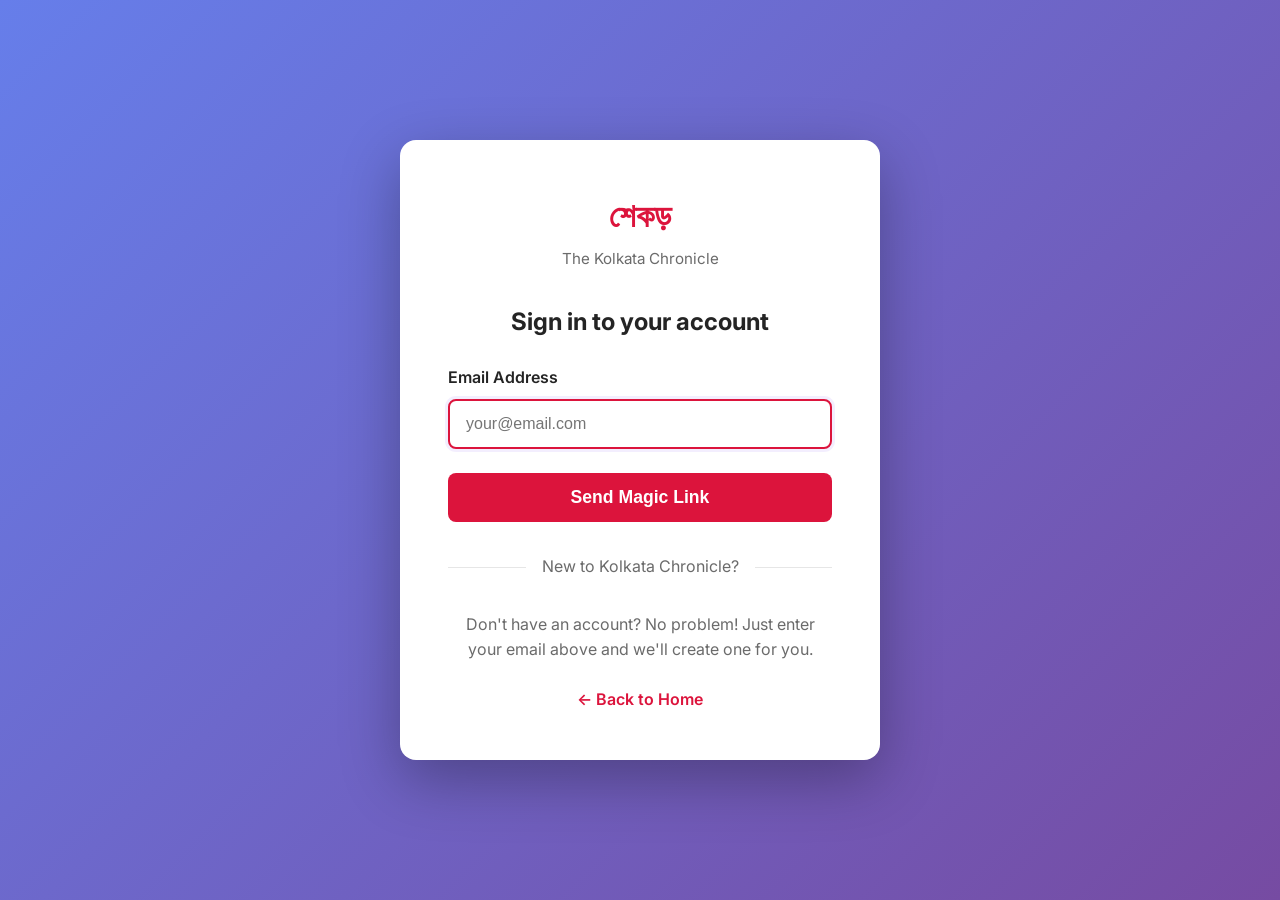
<file: auth.html>
<!DOCTYPE html>
<html lang="en">
<head>
  <meta charset="UTF-8">
  <meta name="viewport" content="width=device-width, initial-scale=1.0">
  <title>Authentication - The Kolkata Chronicle</title>
  <link rel="stylesheet" href="assets/css/styles.css">
  <style>
    .auth-container {
      min-height: 100vh;
      display: flex;
      align-items: center;
      justify-content: center;
      background: linear-gradient(135deg, #667eea 0%, #764ba2 100%);
      padding: 20px;
    }

    .auth-card {
      background: white;
      border-radius: 16px;
      padding: 48px;
      max-width: 480px;
      width: 100%;
      box-shadow: 0 20px 60px rgba(0, 0, 0, 0.3);
    }

    .auth-logo {
      text-align: center;
      margin-bottom: 32px;
    }

    .auth-logo h1 {
      font-family: 'Playfair Display', serif;
      font-size: 2em;
      color: var(--primary);
      margin-bottom: 8px;
    }

    .auth-logo p {
      color: var(--text-medium);
      font-size: 0.95em;
    }

    .auth-form-group {
      margin-bottom: 24px;
    }

    .auth-form-group label {
      display: block;
      margin-bottom: 8px;
      font-weight: 600;
      color: var(--text-dark);
    }

    .auth-form-group input {
      width: 100%;
      padding: 14px 16px;
      border: 2px solid var(--border);
      border-radius: 8px;
      font-size: 1em;
      transition: all 0.2s;
    }

    .auth-form-group input:focus {
      outline: none;
      border-color: var(--primary);
      box-shadow: 0 0 0 3px rgba(139, 92, 246, 0.1);
    }

    .auth-btn {
      width: 100%;
      padding: 14px;
      background: var(--primary);
      color: white;
      border: none;
      border-radius: 8px;
      font-size: 1.1em;
      font-weight: 600;
      cursor: pointer;
      transition: all 0.2s;
    }

    .auth-btn:hover {
      background: #7c3aed;
      transform: translateY(-1px);
      box-shadow: 0 4px 12px rgba(139, 92, 246, 0.4);
    }

    .auth-btn:disabled {
      background: var(--text-light);
      cursor: not-allowed;
      transform: none;
    }

    .auth-divider {
      text-align: center;
      margin: 32px 0;
      position: relative;
    }

    .auth-divider::before {
      content: '';
      position: absolute;
      left: 0;
      right: 0;
      top: 50%;
      height: 1px;
      background: var(--border);
    }

    .auth-divider span {
      background: white;
      padding: 0 16px;
      color: var(--text-medium);
      position: relative;
      z-index: 1;
    }

    .success-state {
      text-align: center;
      padding: 40px 20px;
    }

    .success-icon {
      font-size: 4em;
      margin-bottom: 20px;
      animation: scaleIn 0.3s ease-out;
    }

    @keyframes scaleIn {
      from {
        transform: scale(0);
      }
      to {
        transform: scale(1);
      }
    }

    .success-state h2 {
      font-size: 1.8em;
      margin-bottom: 12px;
      color: var(--text-dark);
    }

    .success-state p {
      color: var(--text-medium);
      font-size: 1.1em;
      line-height: 1.6;
      margin-bottom: 24px;
    }

    .email-preview {
      background: var(--bg-light);
      border: 2px dashed var(--border);
      border-radius: 8px;
      padding: 20px;
      margin-top: 24px;
      text-align: left;
    }

    .email-preview h3 {
      font-size: 1.1em;
      margin-bottom: 12px;
      color: var(--text-dark);
    }

    .email-preview p {
      font-size: 0.9em;
      color: var(--text-medium);
      margin-bottom: 12px;
    }

    .magic-link-btn {
      display: inline-block;
      padding: 12px 24px;
      background: var(--primary);
      color: white;
      text-decoration: none;
      border-radius: 6px;
      font-weight: 600;
      margin-top: 8px;
    }

    .magic-link-btn:hover {
      background: #7c3aed;
    }

    .back-link {
      text-align: center;
      margin-top: 24px;
    }

    .back-link a {
      color: var(--primary);
      text-decoration: none;
      font-weight: 600;
    }

    .back-link a:hover {
      text-decoration: underline;
    }

    .loading {
      text-align: center;
      padding: 40px 20px;
    }

    .spinner {
      border: 3px solid var(--bg-light);
      border-top: 3px solid var(--primary);
      border-radius: 50%;
      width: 50px;
      height: 50px;
      animation: spin 1s linear infinite;
      margin: 0 auto 20px;
    }

    @keyframes spin {
      0% { transform: rotate(0deg); }
      100% { transform: rotate(360deg); }
    }
  </style>
</head>
<body>
  <div class="auth-container">
    <div class="auth-card">
      <div class="auth-logo">
        <h1>শেকড়</h1>
        <p>The Kolkata Chronicle</p>
      </div>

      <!-- Initial Login Form -->
      <div id="loginForm">
        <h2 style="text-align: center; margin-bottom: 24px; font-size: 1.5em;">Sign in to your account</h2>
        
        <form id="magicLinkForm" onsubmit="sendMagicLink(event)">
          <div class="auth-form-group">
            <label for="email">Email Address</label>
            <input 
              type="email" 
              id="email" 
              name="email" 
              placeholder="your@email.com" 
              required
              autocomplete="email"
            >
          </div>

          <button type="submit" class="auth-btn" id="submitBtn">
            Send Magic Link
          </button>
        </form>

        <div class="auth-divider">
          <span>New to Kolkata Chronicle?</span>
        </div>

        <p style="text-align: center; color: var(--text-medium);">
          Don't have an account? No problem! Just enter your email above and we'll create one for you.
        </p>

        <div class="back-link">
          <a href="index.html">← Back to Home</a>
        </div>
      </div>

      <!-- Success State (Email Sent) -->
      <div id="successState" style="display: none;">
        <div class="success-state">
          <div class="success-icon">📧</div>
          <h2>Check your email!</h2>
          <p>We've sent a magic link to <strong id="sentToEmail"></strong></p>
          <p style="font-size: 0.95em;">Click the link in the email to sign in. The link expires in 15 minutes.</p>

          <!-- Simulated Email Preview (for demo purposes) -->
          <div class="email-preview">
            <h3>📬 Email Preview (Demo)</h3>
            <p><strong>From:</strong> Kolkata Chronicle &lt;auth@kolkatachronicle.com&gt;</p>
            <p><strong>Subject:</strong> Your magic link to sign in</p>
            <hr style="margin: 12px 0; border: none; border-top: 1px solid var(--border);">
            <p>Click the button below to sign in to your account:</p>
            <a href="#" class="magic-link-btn" id="demoMagicLink" onclick="handleMagicLinkClick(event)">
              🔐 Sign in to Kolkata Chronicle
            </a>
            <p style="margin-top: 12px; font-size: 0.85em; color: var(--text-light);">
              This link expires in 15 minutes and can only be used once.
            </p>
          </div>

          <div class="back-link">
            <a href="#" onclick="resetForm(); return false;">← Try a different email</a>
          </div>
        </div>
      </div>

      <!-- Loading State -->
      <div id="loadingState" style="display: none;">
        <div class="loading">
          <div class="spinner"></div>
          <h2>Verifying your magic link...</h2>
          <p style="color: var(--text-medium); margin-top: 12px;">Please wait a moment</p>
        </div>
      </div>

      <!-- Error State -->
      <div id="errorState" style="display: none;">
        <div class="success-state">
          <div class="success-icon">❌</div>
          <h2>Invalid or expired link</h2>
          <p>This magic link is no longer valid. Links expire after 15 minutes.</p>
          <button class="auth-btn" onclick="resetForm()" style="margin-top: 20px;">
            Request a new link
          </button>
          <div class="back-link">
            <a href="index.html">← Back to Home</a>
          </div>
        </div>
      </div>
    </div>
  </div>

  <script src="assets/js/auth/magic-link.js"></script>
</body>
</html>
</file>
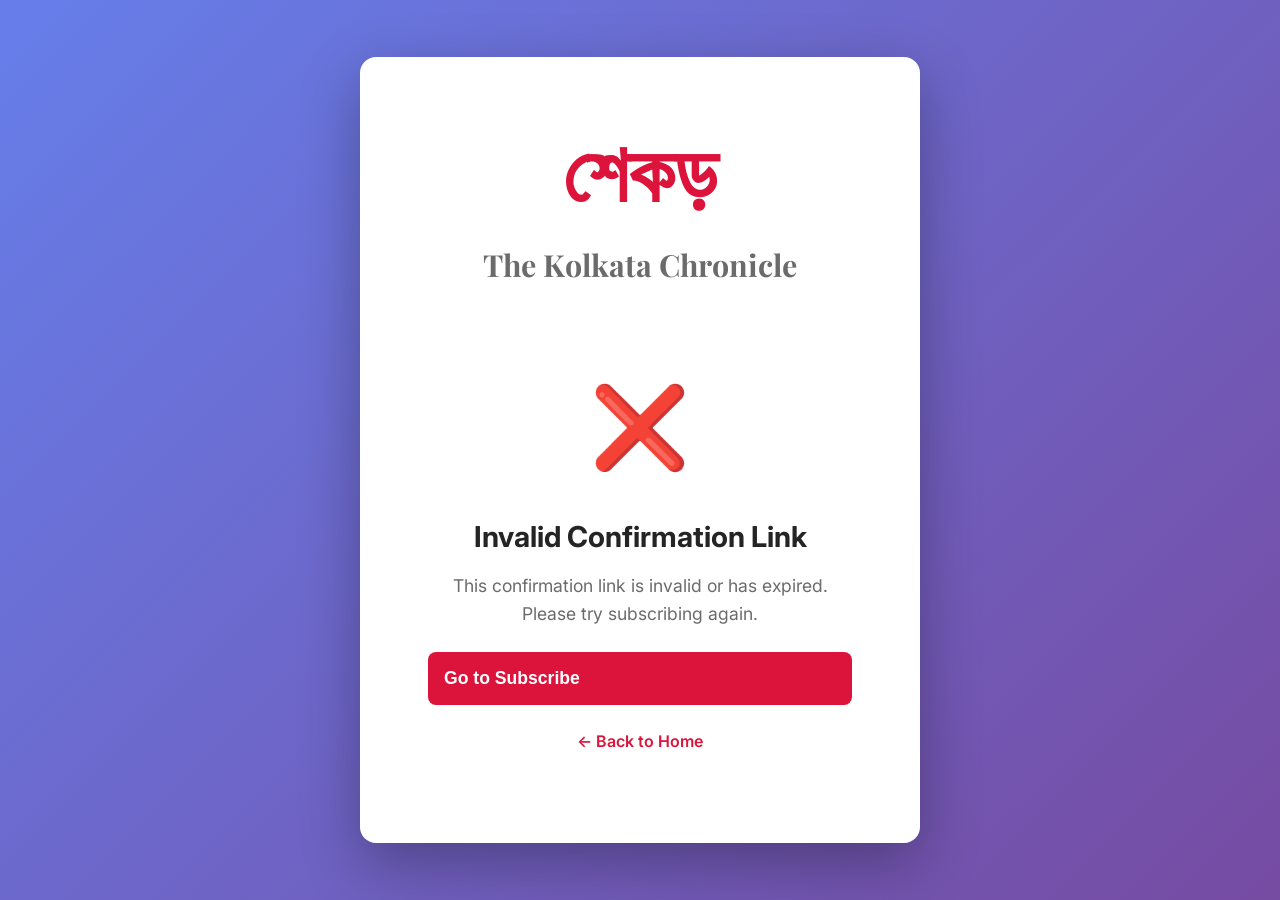
<file: confirm.html>
<!DOCTYPE html>
<html lang="en">
<head>
  <meta charset="UTF-8">
  <meta name="viewport" content="width=device-width, initial-scale=1.0">
  <title>Confirm Subscription - The Kolkata Chronicle</title>
  <link rel="stylesheet" href="assets/css/styles.css">
  <style>
    .confirm-container {
      min-height: 100vh;
      display: flex;
      align-items: center;
      justify-content: center;
      background: linear-gradient(135deg, #667eea 0%, #764ba2 100%);
      padding: 20px;
    }

    .confirm-card {
      background: white;
      border-radius: 16px;
      padding: 48px;
      max-width: 560px;
      width: 100%;
      box-shadow: 0 20px 60px rgba(0, 0, 0, 0.3);
    }

    .logo {
      text-align: center;
      margin-bottom: 32px;
    }

    .logo h1 {
      font-family: 'Playfair Display', serif;
      font-size: 2.5em;
      color: var(--primary);
      margin-bottom: 8px;
    }

    .logo p {
      color: var(--text-medium);
      font-size: 0.95em;
    }

    /* Loading State */
    .loading-state {
      text-align: center;
      padding: 40px 20px;
    }

    .spinner {
      border: 4px solid var(--bg-light);
      border-top: 4px solid var(--primary);
      border-radius: 50%;
      width: 60px;
      height: 60px;
      animation: spin 1s linear infinite;
      margin: 0 auto 24px;
    }

    @keyframes spin {
      0% { transform: rotate(0deg); }
      100% { transform: rotate(360deg); }
    }

    /* Success State */
    .success-icon {
      font-size: 5em;
      text-align: center;
      margin-bottom: 24px;
      animation: scaleIn 0.5s ease-out;
    }

    @keyframes scaleIn {
      from {
        transform: scale(0);
      }
      to {
        transform: scale(1);
      }
    }

    .success-state h2 {
      text-align: center;
      font-size: 2em;
      margin-bottom: 16px;
      color: var(--text-dark);
    }

    .success-message {
      text-align: center;
      color: var(--text-medium);
      font-size: 1.1em;
      line-height: 1.6;
      margin-bottom: 32px;
    }

    .subscription-details {
      background: var(--bg-light);
      padding: 24px;
      border-radius: 12px;
      margin-bottom: 32px;
    }

    .subscription-details h3 {
      font-size: 1.2em;
      margin-bottom: 16px;
      color: var(--text-dark);
    }

    .detail-row {
      display: flex;
      justify-content: space-between;
      padding: 12px 0;
      border-bottom: 1px solid var(--border);
    }

    .detail-row:last-child {
      border-bottom: none;
    }

    .detail-label {
      font-weight: 600;
      color: var(--text-dark);
    }

    .detail-value {
      color: var(--text-medium);
    }

    /* Auth Setup Section */
    .auth-setup {
      margin-bottom: 32px;
    }

    .auth-setup h3 {
      font-size: 1.3em;
      margin-bottom: 16px;
      text-align: center;
      color: var(--text-dark);
    }

    .auth-options {
      display: grid;
      gap: 16px;
    }

    .auth-option {
      border: 2px solid var(--border);
      border-radius: 12px;
      padding: 24px;
      cursor: pointer;
      transition: all 0.2s;
      position: relative;
    }

    .auth-option:hover {
      border-color: var(--primary);
      background: var(--bg-light);
    }

    .auth-option.selected {
      border-color: var(--primary);
      background: rgba(139, 92, 246, 0.05);
    }

    .auth-option input[type="radio"] {
      position: absolute;
      opacity: 0;
    }

    .auth-option-header {
      display: flex;
      align-items: center;
      gap: 12px;
      margin-bottom: 8px;
    }

    .auth-option-icon {
      font-size: 1.8em;
    }

    .auth-option-title {
      font-size: 1.2em;
      font-weight: 700;
      color: var(--text-dark);
    }

    .auth-option-description {
      color: var(--text-medium);
      font-size: 0.95em;
      line-height: 1.5;
      margin-left: 48px;
    }

    .auth-option-badge {
      display: inline-block;
      background: var(--primary);
      color: white;
      padding: 4px 10px;
      border-radius: 12px;
      font-size: 0.75em;
      font-weight: 600;
      margin-left: auto;
    }

    /* Password Setup Form */
    .password-setup {
      display: none;
      margin-top: 24px;
      padding: 24px;
      background: var(--bg-light);
      border-radius: 12px;
    }

    .password-setup.active {
      display: block;
    }

    .form-group {
      margin-bottom: 20px;
    }

    .form-label {
      display: block;
      margin-bottom: 8px;
      font-weight: 600;
      color: var(--text-dark);
    }

    .form-input {
      width: 100%;
      padding: 12px 16px;
      border: 2px solid var(--border);
      border-radius: 8px;
      font-size: 1em;
      transition: all 0.2s;
    }

    .form-input:focus {
      outline: none;
      border-color: var(--primary);
      box-shadow: 0 0 0 3px rgba(139, 92, 246, 0.1);
    }

    .password-strength {
      margin-top: 8px;
      font-size: 0.85em;
    }

    .strength-bar {
      height: 4px;
      background: var(--border);
      border-radius: 2px;
      margin: 8px 0;
      overflow: hidden;
    }

    .strength-fill {
      height: 100%;
      width: 0%;
      transition: all 0.3s;
      border-radius: 2px;
    }

    .strength-weak { background: #ef4444; width: 33%; }
    .strength-medium { background: #f59e0b; width: 66%; }
    .strength-strong { background: #10b981; width: 100%; }

    .password-requirements {
      font-size: 0.85em;
      color: var(--text-medium);
      margin-top: 8px;
    }

    .password-requirements li {
      padding: 4px 0;
    }

    .password-requirements li.met {
      color: #10b981;
    }

    .btn-primary {
      width: 100%;
      padding: 16px;
      background: var(--primary);
      color: white;
      border: none;
      border-radius: 8px;
      font-size: 1.1em;
      font-weight: 600;
      cursor: pointer;
      transition: all 0.2s;
    }

    .btn-primary:hover {
      background: #7c3aed;
      transform: translateY(-1px);
      box-shadow: 0 4px 12px rgba(139, 92, 246, 0.4);
    }

    .btn-primary:disabled {
      background: var(--text-light);
      cursor: not-allowed;
      transform: none;
    }

    /* Error State */
    .error-state {
      text-align: center;
      padding: 40px 20px;
    }

    .error-icon {
      font-size: 5em;
      margin-bottom: 24px;
    }

    .error-state h2 {
      font-size: 1.8em;
      margin-bottom: 12px;
      color: var(--text-dark);
    }

    .error-message {
      color: var(--text-medium);
      font-size: 1.1em;
      line-height: 1.6;
      margin-bottom: 24px;
    }

    .back-link {
      text-align: center;
      margin-top: 24px;
    }

    .back-link a {
      color: var(--primary);
      text-decoration: none;
      font-weight: 600;
    }

    .back-link a:hover {
      text-decoration: underline;
    }
  </style>
</head>
<body>
  <div class="confirm-container">
    <div class="confirm-card">
      <div class="logo">
        <h1>শেকড়</h1>
        <p>The Kolkata Chronicle</p>
      </div>

      <!-- Loading State -->
      <div id="loadingState">
        <div class="loading-state">
          <div class="spinner"></div>
          <h2>Confirming your subscription...</h2>
          <p style="color: var(--text-medium); margin-top: 12px;">Please wait a moment</p>
        </div>
      </div>

      <!-- Success State -->
      <div id="successState" style="display: none;">
        <div class="success-icon">🎉</div>
        <h2>Welcome to The Kolkata Chronicle!</h2>
        <p class="success-message">
          Your subscription has been confirmed. You'll receive your first newsletter soon!
        </p>

        <!-- Subscription Details -->
        <div class="subscription-details">
          <h3>Your Subscription</h3>
          <div class="detail-row">
            <span class="detail-label">Email</span>
            <span class="detail-value" id="userEmail">loading...</span>
          </div>
          <div class="detail-row">
            <span class="detail-label">Plan</span>
            <span class="detail-value" id="userPlan">loading...</span>
          </div>
          <div class="detail-row">
            <span class="detail-label">Frequency</span>
            <span class="detail-value" id="userFrequency">loading...</span>
          </div>
        </div>

        <!-- Auth Setup -->
        <div class="auth-setup">
          <h3>Set up your account access</h3>
          <p style="text-align: center; color: var(--text-medium); margin-bottom: 24px; font-size: 0.95em;">
            Choose how you'd like to sign in to your account
          </p>

          <div class="auth-options">
            <!-- Magic Link Option -->
            <label class="auth-option selected" onclick="selectAuthMethod('magic')">
              <input type="radio" name="authMethod" value="magic" checked>
              <div class="auth-option-header">
                <span class="auth-option-icon">✨</span>
                <span class="auth-option-title">Magic Link</span>
                <span class="auth-option-badge">RECOMMENDED</span>
              </div>
              <div class="auth-option-description">
                No password to remember. We'll email you a secure link whenever you want to sign in. Simple and secure!
              </div>
            </label>

            <!-- Password Option -->
            <label class="auth-option" onclick="selectAuthMethod('password')">
              <input type="radio" name="authMethod" value="password">
              <div class="auth-option-header">
                <span class="auth-option-icon">🔐</span>
                <span class="auth-option-title">Password</span>
              </div>
              <div class="auth-option-description">
                Traditional sign-in with email and password. You'll need to remember your password.
              </div>
            </label>
          </div>

          <!-- Password Setup Form (hidden by default) -->
          <div id="passwordSetup" class="password-setup">
            <div class="form-group">
              <label class="form-label" for="newPassword">Create Password</label>
              <input 
                type="password" 
                id="newPassword" 
                class="form-input" 
                placeholder="Enter a strong password"
                oninput="checkPasswordStrength()"
              >
              <div class="password-strength">
                <div class="strength-bar">
                  <div id="strengthFill" class="strength-fill"></div>
                </div>
                <span id="strengthText"></span>
              </div>
            </div>

            <div class="form-group">
              <label class="form-label" for="confirmPassword">Confirm Password</label>
              <input 
                type="password" 
                id="confirmPassword" 
                class="form-input" 
                placeholder="Re-enter your password"
              >
            </div>

            <ul class="password-requirements">
              <li id="req-length">At least 8 characters</li>
              <li id="req-uppercase">One uppercase letter</li>
              <li id="req-lowercase">One lowercase letter</li>
              <li id="req-number">One number</li>
            </ul>
          </div>

          <button class="btn-primary" id="continueBtn" onclick="completeSetup()">
            Continue to Your Account
          </button>
        </div>

        <div class="back-link">
          <a href="index.html">← Back to Home</a>
        </div>
      </div>

      <!-- Error State -->
      <div id="errorState" style="display: none;">
        <div class="error-state">
          <div class="error-icon">❌</div>
          <h2>Invalid Confirmation Link</h2>
          <p class="error-message">
            This confirmation link is invalid or has expired. Please try subscribing again.
          </p>
          <button class="btn-primary" onclick="window.location.href='subscribe.html'">
            Go to Subscribe
          </button>
          <div class="back-link">
            <a href="index.html">← Back to Home</a>
          </div>
        </div>
      </div>
    </div>
  </div>

  <script src="assets/js/auth/confirm.js"></script>
</body>
</html>
</file>
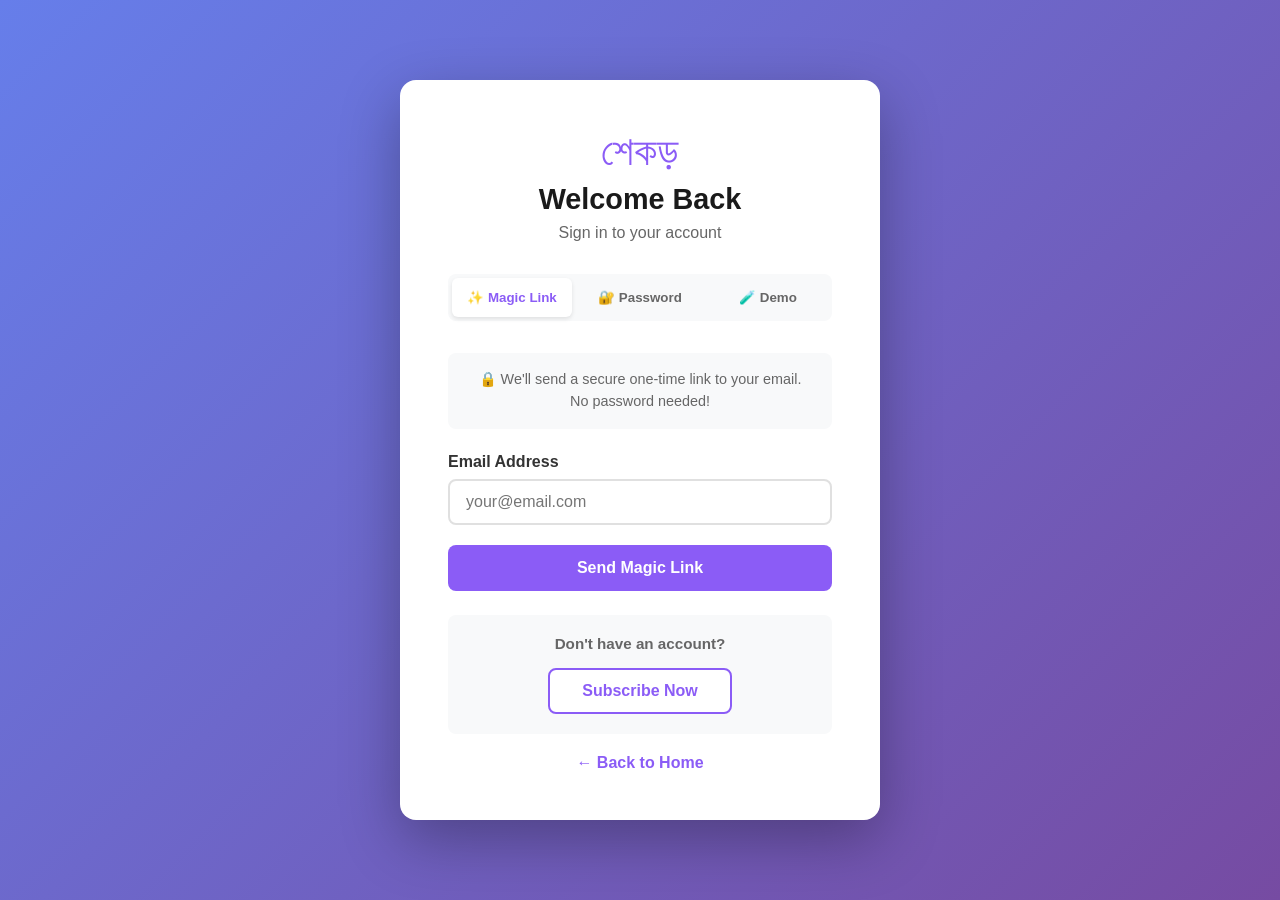
<file: login.html>
<!DOCTYPE html>
<html lang="en">
<head>
  <meta charset="UTF-8">
  <meta name="viewport" content="width=device-width, initial-scale=1.0">
  <title>Login - The Kolkata Chronicle</title>
  <style>
    * {
      margin: 0;
      padding: 0;
      box-sizing: border-box;
    }

    :root {
      --primary: #8B5CF6;
      --text-dark: #1a1a1a;
      --text-medium: #666;
      --text-light: #999;
      --bg-light: #f8f9fa;
      --border: #e0e0e0;
    }

    body {
      font-family: -apple-system, BlinkMacSystemFont, 'Segoe UI', sans-serif;
      background: linear-gradient(135deg, #667eea 0%, #764ba2 100%);
      min-height: 100vh;
      display: flex;
      align-items: center;
      justify-content: center;
      padding: 20px;
    }

    .login-container {
      width: 100%;
      max-width: 480px;
    }

    .login-card {
      background: white;
      border-radius: 16px;
      padding: 48px;
      box-shadow: 0 20px 60px rgba(0, 0, 0, 0.3);
    }

    .login-logo {
      font-family: 'Playfair Display', serif;
      font-size: 2.5em;
      text-align: center;
      color: var(--primary);
      margin-bottom: 8px;
    }

    .login-title {
      text-align: center;
      font-size: 1.8em;
      margin-bottom: 8px;
      color: var(--text-dark);
    }

    .login-subtitle {
      text-align: center;
      color: var(--text-medium);
      margin-bottom: 32px;
    }

    .auth-tabs {
      display: flex;
      gap: 8px;
      margin-bottom: 32px;
      background: var(--bg-light);
      padding: 4px;
      border-radius: 8px;
    }

    .auth-tab {
      flex: 1;
      padding: 12px;
      border: none;
      background: transparent;
      cursor: pointer;
      border-radius: 6px;
      font-weight: 600;
      color: var(--text-medium);
      transition: all 0.2s;
    }

    .auth-tab.active {
      background: white;
      color: var(--primary);
      box-shadow: 0 2px 4px rgba(0, 0, 0, 0.1);
    }

    .auth-method {
      display: none;
    }

    .auth-method.active {
      display: block;
    }

    .info-box {
      background: var(--bg-light);
      padding: 16px;
      border-radius: 8px;
      margin-bottom: 24px;
      font-size: 0.9em;
      color: var(--text-medium);
      text-align: center;
      line-height: 1.5;
    }

    .form-group {
      margin-bottom: 20px;
    }

    .form-label {
      display: block;
      margin-bottom: 8px;
      font-weight: 600;
      color: #333;
    }

    .form-input {
      width: 100%;
      padding: 12px 16px;
      border: 2px solid var(--border);
      border-radius: 8px;
      font-size: 1rem;
      transition: border-color 0.2s;
      background: white;
    }

    .form-input:focus {
      outline: none;
      border-color: var(--primary);
      box-shadow: 0 0 0 3px rgba(139, 92, 246, 0.1);
    }

    .btn-primary {
      width: 100%;
      padding: 14px;
      background: var(--primary);
      color: white;
      border: none;
      border-radius: 8px;
      font-size: 1rem;
      font-weight: 600;
      cursor: pointer;
      transition: all 0.2s;
    }

    .btn-primary:hover {
      background: #7c3aed;
      transform: translateY(-1px);
    }

    .btn-primary:disabled {
      background: var(--text-light);
      cursor: not-allowed;
      transform: none;
    }

    .divider {
      text-align: center;
      margin: 24px 0;
      color: #999;
      position: relative;
    }

    .divider::before,
    .divider::after {
      content: '';
      position: absolute;
      top: 50%;
      width: 42%;
      height: 1px;
      background: #ddd;
    }

    .divider::before {
      left: 0;
    }

    .divider::after {
      right: 0;
    }

    .signup-prompt {
      text-align: center;
      margin-top: 24px;
      padding: 20px;
      background: var(--bg-light);
      border-radius: 8px;
    }

    .signup-prompt p {
      color: var(--text-medium);
      margin-bottom: 16px;
      font-size: 0.95em;
    }

    .btn-secondary {
      display: inline-block;
      padding: 12px 32px;
      background: white;
      color: var(--primary);
      border: 2px solid var(--primary);
      border-radius: 8px;
      font-weight: 600;
      text-decoration: none;
      transition: all 0.2s;
    }

    .btn-secondary:hover {
      background: var(--primary);
      color: white;
    }

    .back-link {
      text-align: center;
      margin-top: 20px;
    }

    .back-link a {
      color: var(--primary);
      text-decoration: none;
      font-weight: 600;
    }

    .back-link a:hover {
      text-decoration: underline;
    }

    .forgot-password {
      text-align: right;
      margin-top: 8px;
    }

    .forgot-password a {
      color: var(--primary);
      text-decoration: none;
      font-size: 0.9em;
    }

    .forgot-password a:hover {
      text-decoration: underline;
    }

    /* Demo mode styles */
    .demo-note {
      background: #fff3cd;
      padding: 15px;
      border-radius: 6px;
      margin-bottom: 20px;
      font-size: 0.85rem;
      border-left: 4px solid #ffc107;
    }

    .demo-accounts {
      background: #e3f2fd;
      padding: 15px;
      border-radius: 6px;
      margin-bottom: 20px;
      font-size: 0.85rem;
      border-left: 4px solid #2196F3;
    }

    .demo-accounts h4 {
      color: #1976D2;
      margin-bottom: 8px;
      font-size: 0.9rem;
    }

    .demo-accounts ul {
      list-style: none;
      padding-left: 0;
      margin: 8px 0;
    }

    .demo-accounts li {
      padding: 4px 0;
      color: #555;
    }

    select.form-input {
      cursor: pointer;
    }

    .role-description {
      font-size: 0.85rem;
      color: #666;
      margin-top: 6px;
      padding: 8px;
      background: #f8f9fa;
      border-radius: 4px;
      display: none;
    }

    .role-description.active {
      display: block;
    }
  </style>
</head>
<body>
  <div class="login-container">
    <div class="login-card">
      <div class="login-logo">শেকড়</div>
      <h1 class="login-title">Welcome Back</h1>
      <p class="login-subtitle">Sign in to your account</p>

      <!-- Auth Method Tabs -->
      <div class="auth-tabs">
        <button class="auth-tab active" onclick="switchTab('magic')">✨ Magic Link</button>
        <button class="auth-tab" onclick="switchTab('password')">🔐 Password</button>
        <button class="auth-tab" onclick="switchTab('demo')">🧪 Demo</button>
      </div>

      <!-- Magic Link Method -->
      <div id="magicMethod" class="auth-method active">
        <div class="info-box">
          🔒 We'll send a secure one-time link to your email.<br>
          No password needed!
        </div>

        <form onsubmit="sendMagicLink(event)">
          <div class="form-group">
            <label class="form-label" for="magicEmail">Email Address</label>
            <input 
              type="email" 
              id="magicEmail" 
              class="form-input" 
              placeholder="your@email.com"
              required
            >
          </div>

          <button type="submit" class="btn-primary" id="magicBtn">
            Send Magic Link
          </button>
        </form>
      </div>

      <!-- Password Method -->
      <div id="passwordMethod" class="auth-method">
        <div class="info-box">
          🔐 Sign in with your email and password
        </div>

        <form onsubmit="handlePasswordLogin(event)">
          <div class="form-group">
            <label class="form-label" for="loginEmail">Email Address</label>
            <input 
              type="email" 
              id="loginEmail" 
              class="form-input" 
              placeholder="your@email.com"
              required
            >
          </div>

          <div class="form-group">
            <label class="form-label" for="loginPassword">Password</label>
            <input 
              type="password" 
              id="loginPassword" 
              class="form-input" 
              placeholder="Enter your password"
              required
            >
            <div class="forgot-password">
              <a href="#" onclick="alert('Password reset coming soon!'); return false;">Forgot password?</a>
            </div>
          </div>

          <button type="submit" class="btn-primary">
            Sign In
          </button>
        </form>
      </div>

      <!-- Demo Login Method -->
      <div id="demoMethod" class="auth-method">
        <div class="demo-note">
          <strong>Demo Mode:</strong> Test different user roles without creating an account.
        </div>

        <div class="demo-accounts">
          <h4>📝 Quick Test Accounts:</h4>
          <ul>
            <li><strong>Reader:</strong> demo@example.com (any password)</li>
            <li><strong>Author:</strong> author@example.com (any password)</li>
            <li><strong>Admin:</strong> admin@example.com (any password)</li>
          </ul>
        </div>

        <form onsubmit="handleDemoLogin(event)">
          <div class="form-group">
            <label class="form-label" for="demoEmail">Email</label>
            <input 
              type="email" 
              id="demoEmail" 
              class="form-input" 
              placeholder="demo@example.com"
              value="demo@example.com"
              required
            >
          </div>

          <div class="form-group">
            <label class="form-label" for="demoPassword">Password</label>
            <input 
              type="password" 
              id="demoPassword" 
              class="form-input" 
              placeholder="any password"
              value="demo123"
              required
            >
          </div>

          <div class="form-group">
            <label class="form-label" for="demoRole">Login As</label>
            <select id="demoRole" class="form-input" required>
              <option value="reader">Reader - Browse and read articles</option>
              <option value="author">Author - Write and manage articles</option>
              <option value="admin">Admin - Manage platform</option>
            </select>
            
            <div id="roleDescription" class="role-description">
              Select a role to see what you can do
            </div>
          </div>

          <button type="submit" class="btn-primary">
            Demo Login
          </button>
        </form>
      </div>

      <!-- Signup Prompt -->
      <div class="signup-prompt">
        <p><strong>Don't have an account?</strong></p>
        <a href="subscribe.html" class="btn-secondary">Subscribe Now</a>
      </div>

      <div class="back-link">
        <a href="index.html">← Back to Home</a>
      </div>
    </div>
  </div>

  <script>
    // Tab Switching
    function switchTab(method) {
      // Update tabs
      document.querySelectorAll('.auth-tab').forEach(tab => tab.classList.remove('active'));
      event.target.classList.add('active');

      // Update methods
      document.querySelectorAll('.auth-method').forEach(m => m.classList.remove('active'));
      if (method === 'magic') {
        document.getElementById('magicMethod').classList.add('active');
      } else if (method === 'password') {
        document.getElementById('passwordMethod').classList.add('active');
      } else {
        document.getElementById('demoMethod').classList.add('active');
      }
    }

    // Magic Link Login
    function sendMagicLink(event) {
      event.preventDefault();
      const email = document.getElementById('magicEmail').value;
      const btn = document.getElementById('magicBtn');
      
      btn.disabled = true;
      btn.textContent = 'Sending...';
      
      // Check if user exists (in production, check with backend)
      const userExists = checkUserExists(email);
      
      if (!userExists) {
        btn.disabled = false;
        btn.textContent = 'Send Magic Link';
        alert('No account found with this email. Please subscribe first!');
        return;
      }
      
      // Redirect to auth page for magic link flow
      setTimeout(() => {
        window.location.href = 'auth.html?email=' + encodeURIComponent(email);
      }, 500);
    }

    // Password Login
    function handlePasswordLogin(event) {
      event.preventDefault();
      
      const email = document.getElementById('loginEmail').value;
      const password = document.getElementById('loginPassword').value;

      // Verify credentials (in production, verify with backend)
      const user = verifyPassword(email, password);
      
      if (!user) {
        alert('Invalid email or password');
        return;
      }

      // Create session
      sessionStorage.setItem('kcc_user', JSON.stringify(user));
      sessionStorage.setItem('kcc_role', 'reader');

      // Redirect to home
      window.location.href = 'reader/home.html';
    }

    // Demo Login
    function handleDemoLogin(event) {
      event.preventDefault();
      
      const email = document.getElementById('demoEmail').value;
      const role = document.getElementById('demoRole').value;

      const user = {
        email: email,
        name: email.split('@')[0],
        role: role
      };

      sessionStorage.setItem('kcc_user', JSON.stringify(user));
      sessionStorage.setItem('kcc_role', role);

      // Redirect based on role
      if (role === 'reader') {
        window.location.href = 'reader/home.html';
      } else if (role === 'author') {
        window.location.href = 'author/dashboard.html';
      } else if (role === 'admin') {
        window.location.href = 'admin/dashboard.html';
      }
    }

    // Helper Functions
    function checkUserExists(email) {
      // Check if user has completed subscription confirmation
      const subs = JSON.parse(localStorage.getItem('kcc_pending_subscriptions') || '{}');
      for (let token in subs) {
        if (subs[token].email === email && subs[token].confirmed) {
          return true;
        }
      }
      return false;
    }

    function verifyPassword(email, password) {
      // Get user ID from email
      let hash = 0;
      for (let i = 0; i < email.length; i++) {
        const char = email.charCodeAt(i);
        hash = ((hash << 5) - hash) + char;
        hash = hash & hash;
      }
      const userId = 'user_' + Math.abs(hash).toString(36);
      
      // Check stored password
      const storedPassword = localStorage.getItem(`kcc_password_${userId}`);
      if (storedPassword && atob(storedPassword) === password) {
        // Get subscription data
        const subs = JSON.parse(localStorage.getItem('kcc_pending_subscriptions') || '{}');
        for (let token in subs) {
          if (subs[token].email === email && subs[token].confirmed) {
            return {
              id: userId,
              email: email,
              name: subs[token].name,
              subscription: subs[token]
            };
          }
        }
      }
      return null;
    }

    // Demo role descriptions
    const roleSelect = document.getElementById('demoRole');
    if (roleSelect) {
      roleSelect.addEventListener('change', function() {
        const roleDesc = document.getElementById('roleDescription');
        const descriptions = {
          reader: '📖 Access personalized feed, follow authors, save articles',
          author: '✍️ Create articles, manage drafts, submit for review',
          admin: '👨‍💼 Review submissions, manage users, view analytics'
        };
        
        roleDesc.textContent = descriptions[this.value];
        roleDesc.classList.add('active');
      });
    }
  </script>
</body>
</html>
</file>
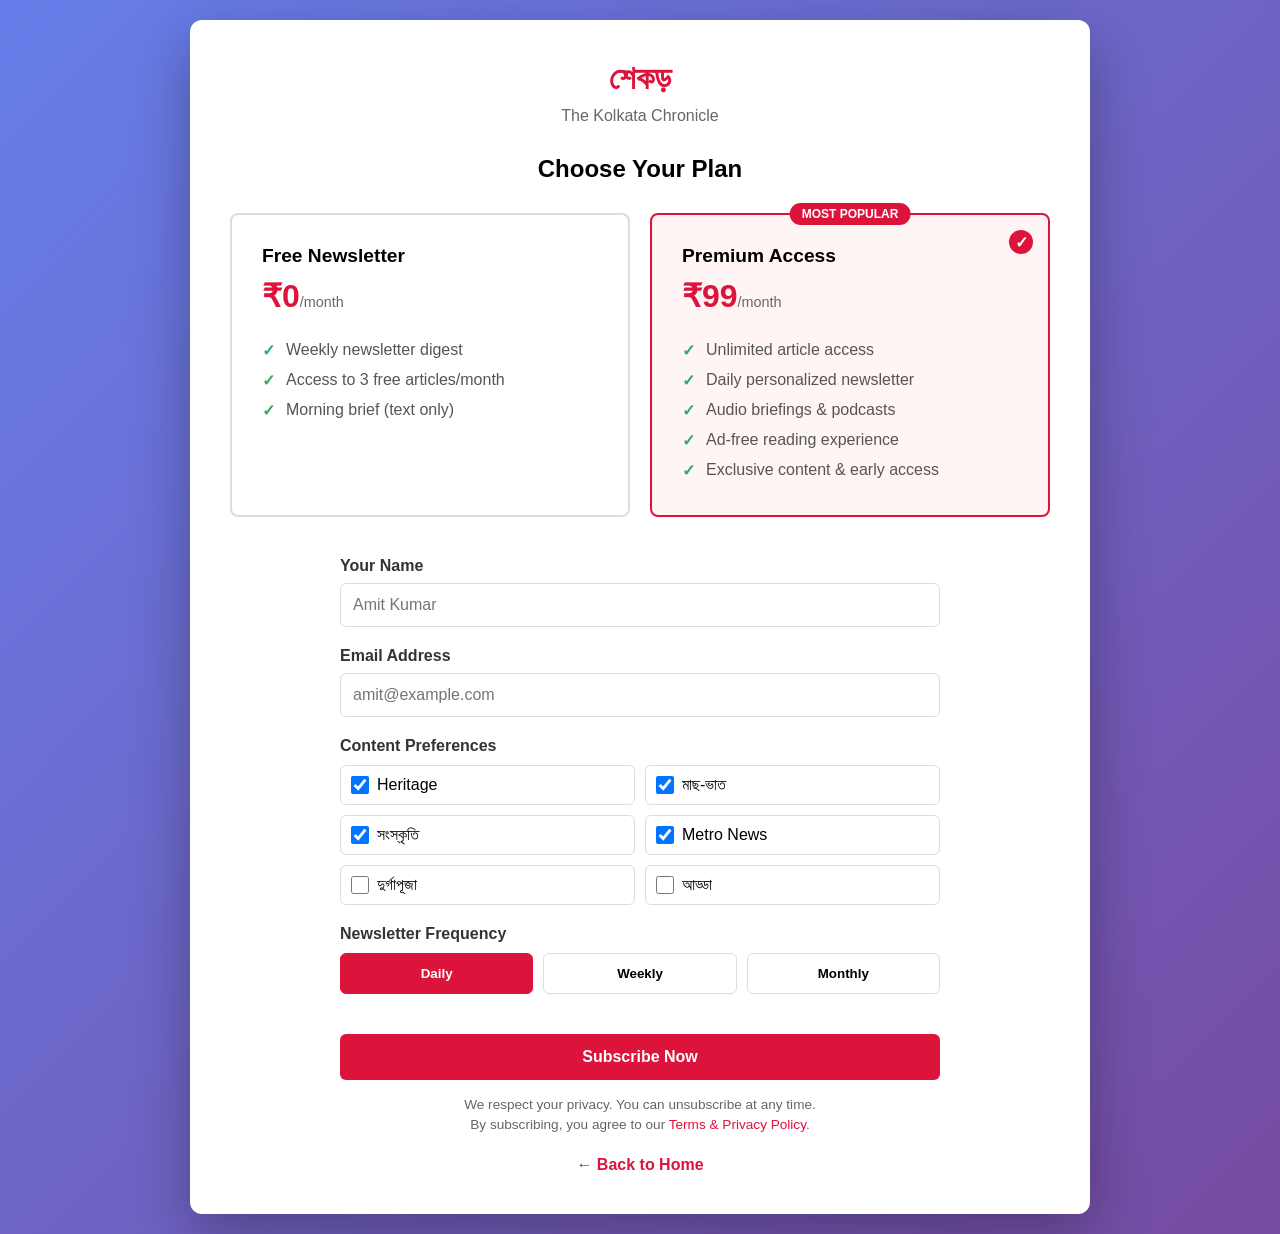
<file: subscribe.html>
<!DOCTYPE html>
<html lang="en">
<head>
  <meta charset="UTF-8">
  <meta name="viewport" content="width=device-width, initial-scale=1.0">
  <title>Subscribe - শেকড় - The Kolkata Chronicle</title>
  <style>
    * {
      margin: 0;
      padding: 0;
      box-sizing: border-box;
    }

    body {
      font-family: -apple-system, BlinkMacSystemFont, 'Segoe UI', Roboto, Oxygen, Ubuntu, Cantarell, sans-serif;
    }

    :root {
      --primary: #DC143C;
    }

    .subscribe-container {
      min-height: 100vh;
      display: flex;
      align-items: center;
      justify-content: center;
      background: linear-gradient(135deg, #667eea 0%, #764ba2 100%);
      padding: 20px;
    }

    .subscribe-card {
      background: white;
      border-radius: 12px;
      padding: 40px;
      max-width: 900px;
      width: 100%;
      box-shadow: 0 20px 60px rgba(0, 0, 0, 0.3);
    }

    .subscribe-logo {
      font-size: 2rem;
      font-weight: 800;
      color: var(--primary);
      text-align: center;
      margin-bottom: 10px;
    }

    .subscribe-tagline {
      text-align: center;
      color: #666;
      margin-bottom: 30px;
    }

    .subscribe-title {
      font-size: 1.5rem;
      font-weight: 700;
      margin-bottom: 30px;
      text-align: center;
    }

    .plans-grid {
      display: grid;
      grid-template-columns: 1fr 1fr;
      gap: 20px;
      margin-bottom: 40px;
    }

    .plan-card {
      border: 2px solid #ddd;
      border-radius: 8px;
      padding: 30px;
      cursor: pointer;
      transition: all 0.2s;
      position: relative;
    }

    .plan-card:hover {
      border-color: var(--primary);
      transform: translateY(-2px);
    }

    .plan-card.selected {
      border-color: var(--primary);
      background: #fff5f5;
    }

    .plan-card.selected::before {
      content: '✓';
      position: absolute;
      top: 15px;
      right: 15px;
      background: var(--primary);
      color: white;
      width: 24px;
      height: 24px;
      border-radius: 50%;
      display: flex;
      align-items: center;
      justify-content: center;
      font-weight: bold;
    }

    .plan-badge {
      position: absolute;
      top: -12px;
      left: 50%;
      transform: translateX(-50%);
      background: var(--primary);
      color: white;
      padding: 4px 12px;
      border-radius: 12px;
      font-size: 0.75rem;
      font-weight: 600;
    }

    .plan-name {
      font-size: 1.2rem;
      font-weight: 700;
      margin-bottom: 10px;
    }

    .plan-price {
      font-size: 2rem;
      font-weight: 800;
      color: var(--primary);
      margin-bottom: 20px;
    }

    .plan-price span {
      font-size: 0.9rem;
      color: #666;
      font-weight: 400;
    }

    .plan-features {
      list-style: none;
      padding: 0;
    }

    .plan-features li {
      padding: 6px 0;
      padding-left: 24px;
      position: relative;
      color: #555;
    }

    .plan-features li::before {
      content: '✓';
      position: absolute;
      left: 0;
      color: #27ae60;
      font-weight: bold;
    }

    .form-section {
      max-width: 600px;
      margin: 0 auto;
    }

    .form-group {
      margin-bottom: 20px;
    }

    .form-label {
      display: block;
      margin-bottom: 8px;
      font-weight: 600;
      color: #333;
    }

    .form-input {
      width: 100%;
      padding: 12px;
      border: 1px solid #ddd;
      border-radius: 6px;
      font-size: 1rem;
      transition: border-color 0.2s;
      background: white;
    }

    .form-input:focus {
      outline: none;
      border-color: var(--primary);
      box-shadow: 0 0 0 3px rgba(220, 20, 60, 0.1);
    }

    .preferences-grid {
      display: grid;
      grid-template-columns: 1fr 1fr;
      gap: 10px;
      margin-top: 10px;
    }

    .checkbox-group {
      display: flex;
      align-items: center;
      gap: 8px;
      padding: 10px;
      border: 1px solid #ddd;
      border-radius: 6px;
      cursor: pointer;
      transition: all 0.2s;
    }

    .checkbox-group:hover {
      border-color: var(--primary);
      background: #fff5f5;
    }

    .checkbox-group input[type="checkbox"] {
      width: 18px;
      height: 18px;
      cursor: pointer;
    }

    .frequency-options {
      display: grid;
      grid-template-columns: repeat(3, 1fr);
      gap: 10px;
      margin-top: 10px;
    }

    .frequency-btn {
      padding: 12px;
      border: 1px solid #ddd;
      border-radius: 6px;
      background: white;
      cursor: pointer;
      font-weight: 600;
      transition: all 0.2s;
    }

    .frequency-btn:hover {
      border-color: var(--primary);
      background: #fff5f5;
    }

    .frequency-btn.selected {
      border-color: var(--primary);
      background: var(--primary);
      color: white;
    }

    .btn-subscribe {
      width: 100%;
      padding: 14px;
      background: var(--primary);
      color: white;
      border: none;
      border-radius: 6px;
      font-size: 1rem;
      font-weight: 600;
      cursor: pointer;
      transition: background 0.2s;
      margin-top: 20px;
    }

    .btn-subscribe:hover {
      background: #b01030;
    }

    .privacy-note {
      text-align: center;
      font-size: 0.85rem;
      color: #666;
      margin-top: 15px;
      line-height: 1.5;
    }

    .privacy-note a {
      color: var(--primary);
      text-decoration: none;
    }

    .back-link {
      text-align: center;
      margin-top: 20px;
    }

    .back-link a {
      color: var(--primary);
      text-decoration: none;
      font-weight: 600;
    }

    .back-link a:hover {
      text-decoration: underline;
    }

    .success-message {
      display: none;
      text-align: center;
      padding: 40px 20px;
    }

    .success-message.active {
      display: block;
    }

    .success-icon {
      font-size: 4rem;
      margin-bottom: 20px;
    }

    .success-title {
      font-size: 1.8rem;
      font-weight: 700;
      color: #27ae60;
      margin-bottom: 15px;
    }

    .success-text {
      color: #666;
      font-size: 1.1rem;
      margin-bottom: 30px;
      line-height: 1.6;
    }

    @media (max-width: 768px) {
      .plans-grid {
        grid-template-columns: 1fr;
      }

      .preferences-grid {
        grid-template-columns: 1fr;
      }

      .frequency-options {
        grid-template-columns: 1fr;
      }
    }
  </style>
</head>
<body>
  <div class="subscribe-container">
    <div class="subscribe-card">
      <div id="subscribeForm">
        <div class="subscribe-logo">শেকড়</div>
        <div class="subscribe-tagline">The Kolkata Chronicle</div>
        <h1 class="subscribe-title">Choose Your Plan</h1>

        <!-- Plans -->
        <div class="plans-grid">
          <div class="plan-card" data-plan="free" onclick="selectPlan('free')">
            <div class="plan-name">Free Newsletter</div>
            <div class="plan-price">₹0<span>/month</span></div>
            <ul class="plan-features">
              <li>Weekly newsletter digest</li>
              <li>Access to 3 free articles/month</li>
              <li>Morning brief (text only)</li>
            </ul>
          </div>

          <div class="plan-card selected" data-plan="premium" onclick="selectPlan('premium')">
            <div class="plan-badge">MOST POPULAR</div>
            <div class="plan-name">Premium Access</div>
            <div class="plan-price">₹99<span>/month</span></div>
            <ul class="plan-features">
              <li>Unlimited article access</li>
              <li>Daily personalized newsletter</li>
              <li>Audio briefings & podcasts</li>
              <li>Ad-free reading experience</li>
              <li>Exclusive content & early access</li>
            </ul>
          </div>
        </div>

        <!-- Form -->
        <form id="newsletterForm" class="form-section">
          <div class="form-group">
            <label class="form-label" for="subscriberName">Your Name</label>
            <input 
              type="text" 
              id="subscriberName" 
              class="form-input" 
              placeholder="Amit Kumar"
              required
            >
          </div>

          <div class="form-group">
            <label class="form-label" for="subscriberEmail">Email Address</label>
            <input 
              type="email" 
              id="subscriberEmail" 
              class="form-input" 
              placeholder="amit@example.com"
              required
            >
          </div>

          <div class="form-group">
            <label class="form-label">Content Preferences</label>
            <div class="preferences-grid">
              <label class="checkbox-group">
                <input type="checkbox" name="interests" value="heritage" checked>
                <span>Heritage</span>
              </label>
              <label class="checkbox-group">
                <input type="checkbox" name="interests" value="food" checked>
                <span>মাছ-ভাত</span>
              </label>
              <label class="checkbox-group">
                <input type="checkbox" name="interests" value="culture" checked>
                <span>সংস্কৃতি</span>
              </label>
              <label class="checkbox-group">
                <input type="checkbox" name="interests" value="metro" checked>
                <span>Metro News</span>
              </label>
              <label class="checkbox-group">
                <input type="checkbox" name="interests" value="durga-puja">
                <span>দুর্গাপূজা</span>
              </label>
              <label class="checkbox-group">
                <input type="checkbox" name="interests" value="adda">
                <span>আড্ডা</span>
              </label>
            </div>
          </div>

        <div class="form-group">
          <label class="form-label">Newsletter Frequency</label>
          <div class="frequency-options">
            <button type="button" class="frequency-btn selected" data-frequency="daily" onclick="selectFrequency(this, 'daily')">Daily</button>
            <button type="button" class="frequency-btn" data-frequency="weekly" onclick="selectFrequency(this, 'weekly')">Weekly</button>
            <button type="button" class="frequency-btn" data-frequency="monthly" onclick="selectFrequency(this, 'monthly')">Monthly</button>
          </div>
        </div>

          <button type="submit" class="btn-subscribe">Subscribe Now</button>

          <p class="privacy-note">
            We respect your privacy. You can unsubscribe at any time.<br>
            By subscribing, you agree to our <a href="#">Terms & Privacy Policy</a>.
          </p>
        </form>

        <div class="back-link">
          <a href="./index.html">← Back to Home</a>
        </div>
      </div>

      <!-- Success Message -->
      <div id="successMessage" class="success-message">
        <!-- Will be dynamically filled by JavaScript -->
      </div>
    </div>
  </div>

  <script src="./assets/js/public/subscribe.js"></script>
</body>
</html>
</file>
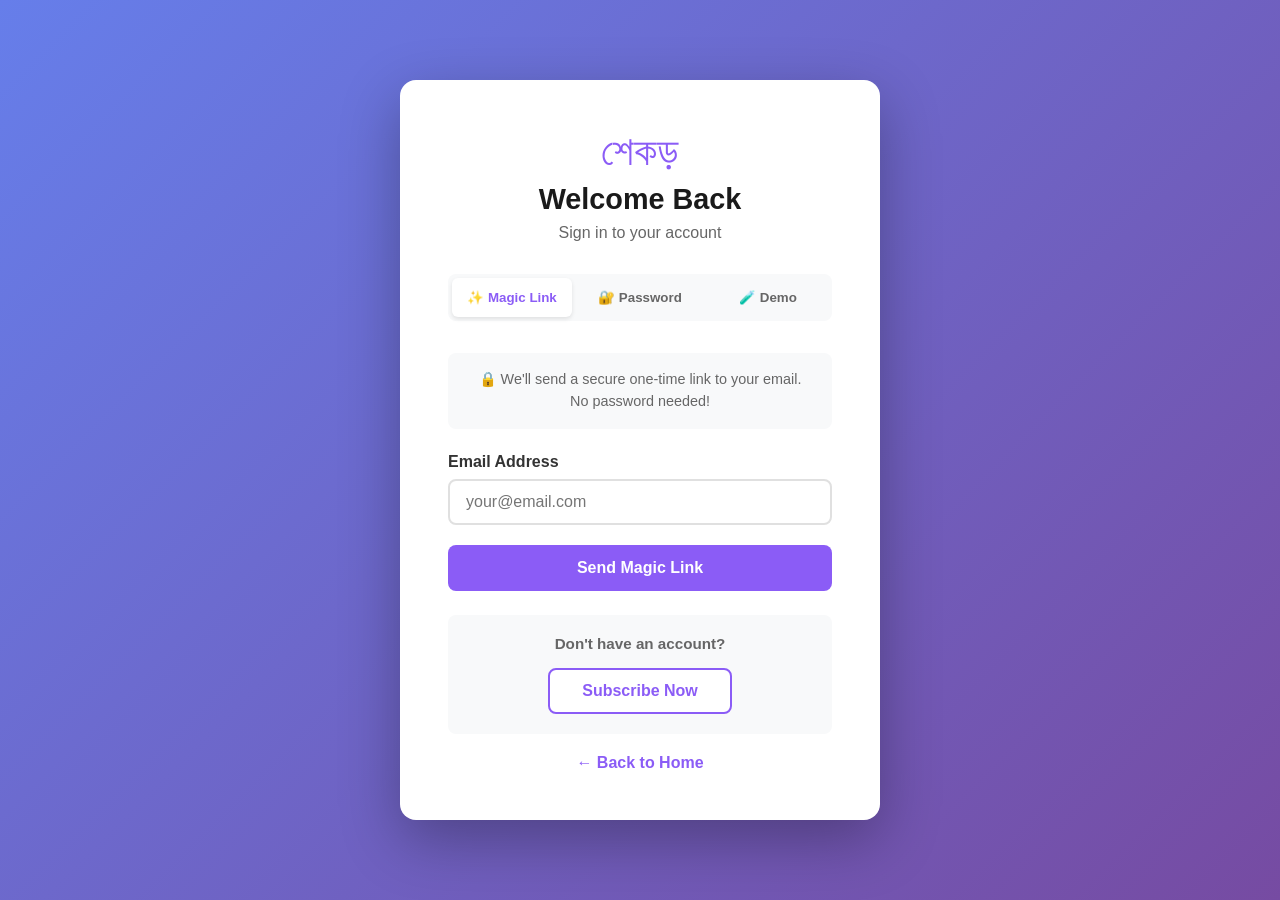
<file: admin/admin.html>
<!DOCTYPE html>
<html lang="en">
<head>
  <meta charset="UTF-8">
  <meta name="viewport" content="width=device-width, initial-scale=1.0">
  <title>Admin Portal - The Kolkata Chronicle</title>
  <link rel="stylesheet" href="../assets/css/styles.css">
</head>
<body>
  <header class="portal-header">
    <div class="portal-header-content">
      <h1 class="portal-title">Admin Portal</h1>
      <div class="portal-user">
        <div class="user-avatar" id="userAvatar">A</div>
        <div class="user-info">
          <div class="user-info-name" id="userName">Admin</div>
          <div class="user-info-role">Administrator</div>
        </div>
        <button class="btn-logout" onclick="logout()">Logout</button>
      </div>
    </div>
  </header>

  <div class="portal-layout">
    <aside class="portal-sidebar">
      <ul class="portal-sidebar-menu">
        <li class="portal-sidebar-item">
          <a href="#" class="portal-sidebar-link active" data-view="dashboard">
            📊 Dashboard
          </a>
        </li>
        <li class="portal-sidebar-item">
          <a href="#" class="portal-sidebar-link" data-view="articles">
            📄 All Articles
          </a>
        </li>
        <li class="portal-sidebar-item">
          <a href="#" class="portal-sidebar-link" data-view="review">
            ⏰ Pending Review
            <span id="reviewBadge" class="review-badge"></span>
          </a>
        </li>
        <li class="portal-sidebar-item">
          <a href="#" class="portal-sidebar-link" data-view="users">
            👥 Users
          </a>
        </li>
        <li class="portal-sidebar-item">
          <a href="#" class="portal-sidebar-link" data-view="analytics">
            📈 Analytics
          </a>
        </li>
        <li class="portal-sidebar-item">
          <a href="#" class="portal-sidebar-link" data-view="settings">
            ⚙️ Settings
          </a>
        </li>
      </ul>
    </aside>

    <main class="portal-main">
      <!-- Dashboard View -->
      <div id="dashboardView" class="portal-view">
        <div class="stats-grid" id="statsGrid">
          <!-- Stats will be loaded by JS -->
        </div>

        <div style="display: grid; grid-template-columns: 1fr 1fr; gap: 24px;">
          <div class="card">
            <div class="card-header">
              <h2 class="card-title">Recent Articles</h2>
            </div>
            <div id="recentArticles"></div>
          </div>

          <div class="card">
            <div class="card-header">
              <h2 class="card-title">Top Performing</h2>
            </div>
            <div id="topArticles"></div>
          </div>
        </div>
      </div>

      <!-- All Articles View -->
      <div id="articlesView" class="portal-view" style="display: none;">
        <div class="card">
          <div class="card-header">
            <h2 class="card-title">All Articles</h2>
            <div style="display: flex; gap: 12px;">
              <input 
                type="text" 
                id="searchArticles" 
                placeholder="Search articles..."
                style="padding: 8px 16px; border: 1px solid var(--border); border-radius: 6px; width: 250px;"
              >
              <select id="filterStatus" style="padding: 8px 16px; border: 1px solid var(--border); border-radius: 6px;">
                <option value="">All Status</option>
                <option value="published">Published</option>
                <option value="review">In Review</option>
                <option value="draft">Draft</option>
              </select>
            </div>
          </div>
          <div id="allArticlesList"></div>
        </div>
      </div>

      <!-- Review View -->
      <div id="reviewView" class="portal-view" style="display: none;">
        <div class="card">
          <h2 class="card-title">Pending Review</h2>
          <div id="reviewArticlesList"></div>
        </div>
      </div>

      <!-- Users View -->
      <div id="usersView" class="portal-view" style="display: none;">
        <div class="card">
          <div class="card-header">
            <h2 class="card-title">Users & Authors</h2>
            <button class="btn-primary" onclick="alert('Add user feature coming soon!')">
              ➕ Add User
            </button>
          </div>
          <div id="usersList"></div>
        </div>
      </div>

      <!-- Analytics View -->
      <div id="analyticsView" class="portal-view" style="display: none;">
        <div class="card">
          <h2 class="card-title">Analytics Overview</h2>
          
          <div style="display: grid; grid-template-columns: repeat(3, 1fr); gap: 24px; margin: 30px 0;">
            <div style="text-align: center; padding: 30px; background: #ebf5fb; border-radius: 12px;">
              <div style="font-size: 3em; font-weight: 700; color: #3498db;" id="totalViewsAnalytics">0</div>
              <div style="color: var(--text-medium); margin-top: 8px;">Total Views (30 days)</div>
            </div>
            <div style="text-align: center; padding: 30px; background: #eafaf1; border-radius: 12px;">
              <div style="font-size: 3em; font-weight: 700; color: #27ae60;" id="avgEngagementAnalytics">0</div>
              <div style="color: var(--text-medium); margin-top: 8px;">Avg Engagement</div>
            </div>
            <div style="text-align: center; padding: 30px; background: #f4ecf7; border-radius: 12px;">
              <div style="font-size: 3em; font-weight: 700; color: #9b59b6;" id="avgViewsAnalytics">0</div>
              <div style="color: var(--text-medium); margin-top: 8px;">Avg Views per Article</div>
            </div>
          </div>

          <h3 style="margin: 30px 0 20px 0; font-size: 1.3em;">Top Categories by Views</h3>
          <div id="categoryStats"></div>

          <h3 style="margin: 30px 0 20px 0; font-size: 1.3em;">Top Authors by Performance</h3>
          <div id="authorStats"></div>
        </div>
      </div>

      <!-- Settings View -->
      <div id="settingsView" class="portal-view" style="display: none;">
        <div class="card">
          <h2 class="card-title">System Settings</h2>
          <p style="color: var(--text-medium); margin-top: 20px;">
            Settings panel coming soon...
          </p>
        </div>
      </div>
    </main>
  </div>

  <script src="../assets/js/core/data.js"></script>
  <script src="../assets/js/admin/admin.js"></script>
</body>
</html>
</file>
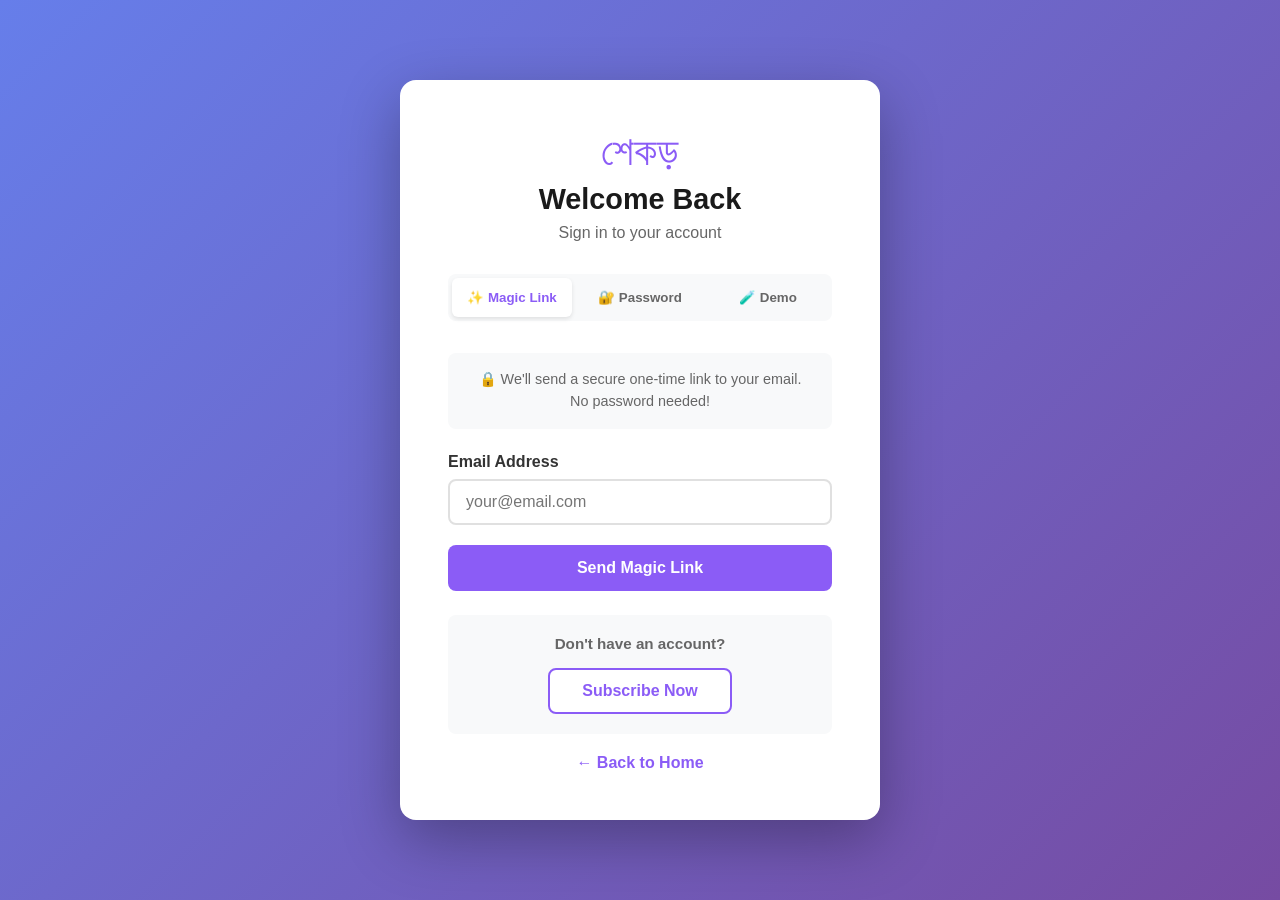
<file: creator/creator.html>
<!DOCTYPE html>
<html lang="en">
<head>
  <meta charset="UTF-8">
  <meta name="viewport" content="width=device-width, initial-scale=1.0">
  <title>Creator Portal - The Kolkata Chronicle</title>
  <link rel="stylesheet" href="../assets/css/styles.css">
  
  <!-- Quill WYSIWYG Editor -->
  <link href="https://cdn.quilljs.com/1.3.6/quill.snow.css" rel="stylesheet">
  <script src="https://cdn.quilljs.com/1.3.6/quill.js"></script>
  
  <style>
    /* Quill Editor Custom Styles */
    #editor-container {
      height: 500px;
      background: white;
      border: 2px solid var(--border);
      border-radius: 8px;
      font-size: 1em;
    }
    
    #editor-container:focus-within {
      border-color: var(--primary);
      box-shadow: 0 0 0 3px rgba(220, 20, 60, 0.1);
    }
    
    .ql-toolbar.ql-snow {
      background: var(--bg-light);
      border-top-left-radius: 8px;
      border-top-right-radius: 8px;
      border: 2px solid var(--border);
      border-bottom: none;
      padding: 12px;
    }
    
    .ql-container.ql-snow {
      border: 2px solid var(--border);
      border-top: none;
      border-bottom-left-radius: 8px;
      border-bottom-right-radius: 8px;
      font-family: 'Inter', sans-serif;
      font-size: 1em;
    }
    
    #editor-container:focus-within .ql-toolbar.ql-snow,
    #editor-container:focus-within .ql-container.ql-snow {
      border-color: var(--primary);
    }
    
    .ql-editor {
      min-height: 450px;
      padding: 20px;
      line-height: 1.8;
    }
    
    .ql-editor h2 {
      font-size: 1.8em;
      margin: 1em 0 0.5em;
      font-weight: 700;
    }
    
    .ql-editor h3 {
      font-size: 1.4em;
      margin: 1em 0 0.5em;
      font-weight: 600;
    }
    
    .ql-editor p {
      margin-bottom: 1em;
    }
    
    .ql-editor blockquote {
      border-left: 4px solid var(--primary);
      padding-left: 16px;
      margin: 1em 0;
      font-style: italic;
      color: var(--text-medium);
    }
    
    .ql-editor pre {
      background: #f5f5f5;
      border-radius: 4px;
      padding: 12px;
      overflow-x: auto;
    }
    
    .ql-editor code {
      background: #f5f5f5;
      padding: 2px 6px;
      border-radius: 3px;
      font-family: 'Courier New', monospace;
    }
    
    .ql-editor img {
      max-width: 100%;
      height: auto;
      border-radius: 8px;
      margin: 1em 0;
    }
    
    .ql-snow .ql-stroke {
      stroke: var(--text-dark);
    }
    
    .ql-snow .ql-fill {
      fill: var(--text-dark);
    }
    
    .ql-snow .ql-picker-label {
      color: var(--text-dark);
    }
    
    .ql-snow .ql-picker-options {
      background: white;
      border: 1px solid var(--border);
      border-radius: 4px;
    }
    
    .ql-toolbar.ql-snow .ql-picker.ql-expanded .ql-picker-label {
      border-color: var(--primary);
    }
    
    .ql-snow.ql-toolbar button:hover,
    .ql-snow .ql-toolbar button:hover,
    .ql-snow.ql-toolbar button.ql-active,
    .ql-snow .ql-toolbar button.ql-active {
      color: var(--primary);
    }
    
    .ql-snow.ql-toolbar button:hover .ql-stroke,
    .ql-snow .ql-toolbar button:hover .ql-stroke,
    .ql-snow.ql-toolbar button.ql-active .ql-stroke,
    .ql-snow .ql-toolbar button.ql-active .ql-stroke {
      stroke: var(--primary);
    }
    
    .ql-snow.ql-toolbar button:hover .ql-fill,
    .ql-snow .ql-toolbar button:hover .ql-fill,
    .ql-snow.ql-toolbar button.ql-active .ql-fill,
    .ql-snow .ql-toolbar button.ql-active .ql-fill {
      fill: var(--primary);
    }
    
    /* Image Upload Helper */
    .image-upload-section {
      margin-bottom: 24px;
      padding: 20px;
      background: var(--bg-light);
      border-radius: 8px;
      border: 2px dashed var(--border);
    }
    
    .image-upload-section label {
      display: block;
      font-weight: 600;
      margin-bottom: 8px;
      color: var(--text-dark);
    }
    
    .image-upload-section p {
      font-size: 0.85em;
      color: var(--text-medium);
      margin-bottom: 12px;
    }
    
    .btn-insert-image {
      padding: 10px 20px;
      background: var(--primary);
      color: white;
      border: none;
      border-radius: 6px;
      font-weight: 600;
      cursor: pointer;
      transition: all 0.2s;
    }
    
    .btn-insert-image:hover {
      background: #B01030;
    }
    
    /* Word Count */
    .editor-stats {
      display: flex;
      justify-content: space-between;
      align-items: center;
      margin-top: 12px;
      padding: 12px;
      background: var(--bg-light);
      border-radius: 6px;
      font-size: 0.9em;
      color: var(--text-medium);
    }
    
    .word-count {
      font-weight: 600;
    }
  </style>
</head>
<body>
  <header class="portal-header">
    <div class="portal-header-content">
      <h1 class="portal-title">Creator Portal</h1>
      <div class="portal-user">
        <div class="user-avatar" id="userAvatar">AC</div>
        <div class="user-info">
          <div class="user-info-name" id="userName">Loading...</div>
          <div class="user-info-role" id="userRole">Author</div>
        </div>
        <button class="btn-logout" onclick="logout()">Logout</button>
      </div>
    </div>
  </header>

  <div class="portal-layout">
    <aside class="portal-sidebar">
      <ul class="portal-sidebar-menu">
        <li class="portal-sidebar-item">
          <a href="#" class="portal-sidebar-link active" data-view="dashboard">
            📊 Dashboard
          </a>
        </li>
        <li class="portal-sidebar-item">
          <a href="#" class="portal-sidebar-link" data-view="articles">
            📄 My Articles
          </a>
        </li>
        <li class="portal-sidebar-item">
          <a href="#" class="portal-sidebar-link" data-view="new">
            ➕ New Article
          </a>
        </li>
        <li class="portal-sidebar-item">
          <a href="#" class="portal-sidebar-link" data-view="analytics">
            📈 Analytics
          </a>
        </li>
        <li class="portal-sidebar-item">
          <a href="#" class="portal-sidebar-link" data-view="settings">
            ⚙️ Settings
          </a>
        </li>
      </ul>
    </aside>

    <main class="portal-main">
      <!-- Dashboard View -->
      <div id="dashboardView" class="portal-view">
        <div class="stats-grid" id="statsGrid">
          <!-- Stats will be loaded by JS -->
        </div>

        <div class="card">
          <div class="card-header">
            <h2 class="card-title">Recent Articles</h2>
          </div>
          <div id="recentArticles">
            <!-- Articles will be loaded by JS -->
          </div>
        </div>
      </div>

      <!-- Articles View -->
      <div id="articlesView" class="portal-view" style="display: none;">
        <div class="card">
          <div class="card-header">
            <h2 class="card-title">My Articles</h2>
            <button class="btn-primary" onclick="showView('new')">
              ➕ New Article
            </button>
          </div>
          <div id="articlesList">
            <!-- Articles list will be loaded by JS -->
          </div>
        </div>
      </div>

      <!-- New Article View -->
      <div id="newView" class="portal-view" style="display: none;">
        <div class="card">
          <h2 class="card-title">Create New Article</h2>
          <form id="articleForm" class="editor-form">
            <div class="form-group">
              <label for="articleTitle">Title *</label>
              <input 
                type="text" 
                id="articleTitle" 
                name="title" 
                placeholder="Enter article title..."
                required
              >
            </div>

            <div class="form-group">
              <label for="articleCategory">Category *</label>
              <select id="articleCategory" name="category" required>
                <option value="">Select category...</option>
                <option value="দুর্গাপূজা">দুর্গাপূজা</option>
                <option value="মেট্রো ম্যাটার্স">মেট্রো ম্যাটার্স</option>
                <option value="মাছ-ভাত">মাছ-ভাত</option>
                <option value="Heritage">Heritage</option>
                <option value="শিক্ষা">শিক্ষা</option>
                <option value="সংস্কৃতি">সংস্কৃতি</option>
                <option value="আড্ডা">আড্ডা</option>
              </select>
            </div>

            <div class="form-group">
              <label for="articleImage">Featured Image URL *</label>
              <input 
                type="url" 
                id="articleImage" 
                name="image" 
                placeholder="https://example.com/image.jpg"
                required
              >
              <small style="color: var(--text-medium); font-size: 0.85em; display: block; margin-top: 6px;">
                💡 Tip: Use Unsplash.com for free high-quality images
              </small>
            </div>

            <div class="form-group">
              <label for="articleSummary">Summary *</label>
              <textarea 
                id="articleSummary" 
                name="summary" 
                rows="3"
                placeholder="Brief summary of your article (150-200 characters)..."
                required
              ></textarea>
            </div>

            <div class="form-group">
              <label for="articleContent">Content *</label>
              
              <!-- Image Helper -->
              <div class="image-upload-section">
                <label>📷 Insert Image in Article</label>
                <p>Enter image URL and click "Insert Image" to add it to your article content.</p>
                <div style="display: flex; gap: 10px;">
                  <input 
                    type="url" 
                    id="imageUrlInput" 
                    placeholder="https://example.com/image.jpg"
                    style="flex: 1; padding: 10px; border: 1px solid var(--border); border-radius: 6px;"
                  >
                  <button type="button" class="btn-insert-image" onclick="insertImage()">
                    Insert Image
                  </button>
                </div>
              </div>
              
              <!-- Quill Editor Container -->
              <div id="editor-container"></div>
              
              <!-- Hidden input to store HTML content -->
              <input type="hidden" id="articleContent" name="content">
              
              <!-- Editor Stats -->
              <div class="editor-stats">
                <span class="word-count" id="wordCount">0 words</span>
                <span id="charCount">0 characters</span>
              </div>
            </div>

            <div class="form-actions">
              <button type="button" class="btn-secondary" onclick="saveAsDraft()">
                💾 Save as Draft
              </button>
              <button type="submit" class="btn-primary">
                📤 Submit for Review
              </button>
              <button type="button" class="btn-secondary" onclick="showView('articles')">
                ❌ Cancel
              </button>
            </div>
          </form>
        </div>
      </div>

      <!-- Analytics View -->
      <div id="analyticsView" class="portal-view" style="display: none;">
        <div class="card">
          <h2 class="card-title">Performance Analytics</h2>
          <p style="color: var(--text-medium); margin-top: 20px;">
            Detailed analytics coming soon...
          </p>
        </div>
      </div>

      <!-- Settings View -->
      <div id="settingsView" class="portal-view" style="display: none;">
        <div class="card">
          <h2 class="card-title">Account Settings</h2>
          <p style="color: var(--text-medium); margin-top: 20px;">
            Settings panel coming soon...
          </p>
        </div>
      </div>
    </main>
  </div>

  <script src="../assets/js/core/data.js"></script>
  <script src="../assets/js/creator/creator.js"></script>
</body>
</html>
</file>
<file: assets/css/styles.css>
@import url('https://fonts.googleapis.com/css2?family=Playfair+Display:wght@400;600;700&family=Inter:wght@300;400;500;600&display=swap');

* {
  margin: 0;
  padding: 0;
  box-sizing: border-box;
}

:root {
  --primary: #DC143C;
  --text-dark: #242424;
  --text-medium: #6B6B6B;
  --text-light: #8B8B8B;
  --border: #E6E6E6;
  --bg-white: #FFFFFF;
  --bg-light: #FAFAFA;
  --hover: #F5F5F5;
  --success: #27ae60;
  --warning: #f39c12;
  --danger: #e74c3c;
}

body {
  font-family: 'Inter', -apple-system, sans-serif;
  color: var(--text-dark);
  background: var(--bg-white);
  line-height: 1.6;
}

/* Header */
.header {
  border-bottom: 1px solid var(--border);
  padding: 20px 0;
  background: var(--bg-white);
  position: sticky;
  top: 0;
  z-index: 100;
}

.header-content {
  max-width: 1400px;
  margin: 0 auto;
  padding: 0 40px;
  display: flex;
  justify-content: space-between;
  align-items: center;
}

.logo {
  font-family: 'Playfair Display', serif;
  font-size: 2em;
  font-weight: 700;
  color: var(--primary);
  text-decoration: none;
}

.header-actions {
  display: flex;
  align-items: center;
  gap: 30px;
}

.header-link {
  color: var(--text-dark);
  text-decoration: none;
  font-size: 0.95em;
  font-weight: 500;
}

.btn-subscribe {
  background: var(--primary);
  color: white;
  padding: 10px 24px;
  border-radius: 24px;
  font-weight: 600;
  text-decoration: none;
  transition: all 0.2s;
  border: none;
  cursor: pointer;
}

.btn-subscribe:hover {
  background: #B01030;
}

/* Navigation Tabs */
.nav-tabs {
  border-bottom: 1px solid var(--border);
  background: var(--bg-white);
  position: sticky;
  top: 77px;
  z-index: 99;
}

.nav-tabs-content {
  max-width: 1400px;
  margin: 0 auto;
  padding: 0 40px;
  display: flex;
  gap: 40px;
}

.nav-tab {
  padding: 16px 0;
  color: var(--text-medium);
  text-decoration: none;
  font-size: 0.95em;
  font-weight: 500;
  border-bottom: 2px solid transparent;
  transition: all 0.2s;
  cursor: pointer;
  background: none;
  border-top: none;
  border-left: none;
  border-right: none;
}

.nav-tab:hover {
  color: var(--text-dark);
}

.nav-tab.active {
  color: var(--text-dark);
  border-bottom-color: var(--text-dark);
}

/* Container */
.container {
  max-width: 1400px;
  margin: 0 auto;
  padding: 60px 40px;
}

/* Brief Card */
.brief-card {
  background: linear-gradient(135deg, #1a1a1a 0%, #2d2d2d 100%);
  border-radius: 12px;
  padding: 60px;
  margin-bottom: 80px;
  color: white;
  position: relative;
  overflow: hidden;
}

.brief-card::before {
  content: '☕';
  position: absolute;
  font-size: 20em;
  opacity: 0.05;
  right: -40px;
  top: -60px;
}

.brief-time {
  font-size: 0.9em;
  opacity: 0.7;
  margin-bottom: 12px;
}

.brief-title {
  font-family: 'Playfair Display', serif;
  font-size: 3.5em;
  font-weight: 700;
  margin-bottom: 20px;
  line-height: 1.1;
}

.brief-subtitle {
  font-size: 1.3em;
  opacity: 0.9;
  margin-bottom: 40px;
  max-width: 700px;
  line-height: 1.5;
}

.brief-actions {
  display: flex;
  gap: 16px;
}

.btn-brief {
  padding: 14px 28px;
  border-radius: 28px;
  font-weight: 600;
  text-decoration: none;
  display: inline-flex;
  align-items: center;
  gap: 10px;
  transition: all 0.2s;
  font-size: 0.95em;
  border: none;
  cursor: pointer;
}

.btn-read {
  background: white;
  color: var(--text-dark);
}

.btn-read:hover {
  background: #f0f0f0;
}

.btn-listen {
  background: rgba(255,255,255,0.1);
  color: white;
  border: 1px solid rgba(255,255,255,0.3);
}

.btn-listen:hover {
  background: rgba(255,255,255,0.2);
}

.sr-only {
  position: absolute;
  width: 1px;
  height: 1px;
  padding: 0;
  margin: -1px;
  overflow: hidden;
  clip: rect(0, 0, 0, 0);
  white-space: nowrap;
  border-width: 0;
}

/* Story Grid - 2x2 Layout */
.story-grid {
  display: grid;
  grid-template-columns: repeat(2, minmax(0, 1fr));
  gap: 60px 80px;
  margin-bottom: 100px;
}

.story-card {
  cursor: pointer;
  transition: transform 0.2s;
  background: white;
  border-radius: 8px;
  overflow: hidden;
}

.story-card:hover {
  transform: translateY(-2px);
  box-shadow: 0 8px 16px rgba(0, 0, 0, 0.1);
}

.story-image {
  width: 100%;
  height: 360px;
  object-fit: cover;
  border-radius: 8px;
  margin-bottom: 24px;
  display: block;
}

.story-meta {
  display: flex;
  align-items: center;
  gap: 12px;
  margin-bottom: 16px;
  font-size: 0.85em;
  color: var(--text-medium);
}

.author-avatar {
  width: 28px;
  height: 28px;
  border-radius: 50%;
  object-fit: cover;
}

.author-name {
  font-weight: 500;
  color: var(--text-dark);
}

.category-tag {
  display: inline-block;
  padding: 4px 12px;
  background: var(--bg-light);
  border-radius: 16px;
  font-size: 0.8em;
  font-weight: 600;
  color: var(--text-medium);
  text-transform: uppercase;
  letter-spacing: 0.5px;
  margin-bottom: 12px;
}

.story-title {
  font-family: 'Playfair Display', serif;
  font-size: 2em;
  font-weight: 700;
  line-height: 1.2;
  margin-bottom: 16px;
  color: var(--text-dark);
}

.story-summary {
  font-size: 1.05em;
  line-height: 1.6;
  color: var(--text-medium);
  margin-bottom: 20px;
}

.story-actions {
  display: flex;
  align-items: center;
  gap: 24px;
  font-size: 0.9em;
  color: var(--text-medium);
}

.story-action {
  display: flex;
  align-items: center;
  gap: 6px;
  cursor: pointer;
  transition: color 0.2s;
  background: none;
  border: none;
  font-size: 0.9em;
  color: var(--text-medium);
  padding: 0;
}

.story-action:hover {
  color: var(--text-dark);
}

.bookmark-btn {
  background: none;
  border: none;
  cursor: pointer;
  font-size: 0.9em;
  color: var(--text-medium);
  transition: color 0.2s;
}

.bookmark-btn:hover {
  color: var(--text-dark);
}

.bookmark-btn.saved {
  color: var(--primary);
  font-weight: 600;
}

.audio-badge {
  background: #f8f9fa;
  border: none;
  padding: 6px 12px;
  border-radius: 4px;
  font-size: 0.875rem;
  cursor: pointer;
  transition: background 0.2s;
}

.audio-badge:hover {
  background: #e9ecef;
}

.btn-follow {
  margin-left: auto;
  padding: 6px 16px;
  background: var(--primary);
  color: white;
  border-radius: 20px;
  font-size: 0.85em;
  font-weight: 600;
  border: none;
  cursor: pointer;
  transition: all 0.2s;
}

.btn-follow:hover {
  background: #B01030;
}

.btn-follow.following {
  background: var(--text-dark);
}

/* Tab Content */
.tab-content {
  display: none;
}

.tab-content.active {
  display: block;
}

/* For You Section */
.for-you-section {
  max-width: 900px;
  margin: 0 auto;
}

.section-title {
  font-family: 'Playfair Display', serif;
  font-size: 2.5em;
  font-weight: 700;
  margin-bottom: 12px;
  color: var(--text-dark);
}

.section-subtitle {
  font-size: 1.1em;
  color: var(--text-medium);
  margin-bottom: 32px;
}

.recommended-story {
  border-bottom: 1px solid var(--border);
  padding: 40px 0;
  cursor: pointer;
  transition: all 0.2s;
}

.recommended-story:hover {
  background: var(--hover);
  margin: 0 -20px;
  padding: 40px 20px;
}

/* Following Section */
.following-section {
  max-width: 1200px;
  margin: -30px auto 0;
}

.empty-state {
  min-height: 200px;
  display: flex;
  align-items: center;
  justify-content: center;
  padding: 40px 20px;
  text-align: center;
}

.empty-state h3 {
  font-size: 1.5rem;
  margin-bottom: 12px;
  color: #1a1a1a;
}

.empty-state p {
  font-size: 1rem;
  color: #666;
}

.followed-list {
  display: grid;
  grid-template-columns: repeat(auto-fill, minmax(280px, 1fr));
  gap: 24px;
}

.followed-author {
  background: white;
  border: 1px solid var(--border);
  border-radius: 12px;
  padding: 20px;
  display: flex;
  flex-direction: column;
  align-items: center;
  text-align: center;
  cursor: pointer;
  transition: all 0.3s ease;
  position: relative;
  overflow: hidden;
}

.followed-author::before {
  content: '';
  position: absolute;
  top: 0;
  left: 0;
  right: 0;
  height: 4px;
  background: linear-gradient(90deg, var(--primary), #764ba2);
  transform: scaleX(0);
  transition: transform 0.3s ease;
}

.followed-author:hover {
  transform: translateY(-8px);
  box-shadow: 0 12px 40px rgba(0, 0, 0, 0.12);
  border-color: var(--primary);
}

.followed-author:hover::before {
  transform: scaleX(1);
}

.author-avatar-large {
  width: 60px;
  height: 60px;
  border-radius: 50%;
  margin-bottom: 12px;
  border: 3px solid var(--bg-light);
  transition: all 0.3s ease;
}

.followed-author:hover .author-avatar-large {
  border-color: var(--primary);
  transform: scale(1.05);
}

.followed-author h4 {
  font-size: 1.1em;
  margin: 0 0 6px 0;
  color: var(--text-dark);
  font-weight: 600;
}

.author-bio {
  font-size: 0.85em;
  color: var(--text-medium);
  margin: 0 0 12px 0;
  line-height: 1.3;
  min-height: 32px;
}

.author-stats {
  display: flex;
  gap: 16px;
  margin-bottom: 12px;
  padding: 8px 0;
  border-top: 1px solid var(--border);
  border-bottom: 1px solid var(--border);
  width: 100%;
  justify-content: center;
}

.author-stat {
  display: flex;
  flex-direction: column;
  align-items: center;
}

.stat-number-small {
  font-size: 1.2em;
  font-weight: 700;
  color: var(--text-dark);
}

.stat-label-small {
  font-size: 0.85em;
  color: var(--text-medium);
  text-transform: uppercase;
  letter-spacing: 0.5px;
}

.author-topics {
  display: flex;
  flex-wrap: wrap;
  gap: 6px;
  justify-content: center;
  margin-bottom: 16px;
}

.topic-tag {
  background: var(--bg-light);
  color: var(--text-medium);
  padding: 6px 14px;
  border-radius: 16px;
  font-size: 0.8em;
  font-weight: 600;
}

/* Author Cards (for Following tab) */
.author-cards-container {
  display: grid;
  grid-template-columns: repeat(2, 1fr);
  gap: 24px;
  margin-top: 32px;
}

.author-card {
  background: white;
  border: 1px solid var(--border);
  border-radius: 12px;
  padding: 24px;
  transition: all 0.2s;
}

.author-card:hover {
  box-shadow: 0 4px 12px rgba(0, 0, 0, 0.1);
  transform: translateY(-2px);
}

.author-card-avatar {
  width: 80px;
  height: 80px;
  border-radius: 50%;
  border: 3px solid var(--primary);
  margin-bottom: 16px;
}

.author-card-name {
  font-size: 1.5rem;
  font-weight: 700;
  margin-bottom: 12px;
  color: #1a1a1a;
}

.author-card-bio {
  color: #666;
  font-size: 0.9rem;
  line-height: 1.5;
  margin-bottom: 16px;
}

.author-card-stats {
  display: flex;
  gap: 24px;
  margin-bottom: 16px;
  padding: 12px 0;
  border-top: 1px solid #e5e7eb;
  border-bottom: 1px solid #e5e7eb;
}

.author-card-stats div {
  font-size: 0.875rem;
  color: #666;
}

.author-card-stats strong {
  color: #1a1a1a;
  font-weight: 600;
}

.author-card-topics {
  display: flex;
  flex-wrap: wrap;
  gap: 8px;
  margin-bottom: 16px;
}

.btn-unfollow {
  padding: 10px 24px;
  background: var(--text-dark);
  color: white;
  border: none;
  border-radius: 24px;
  font-size: 0.9em;
  font-weight: 600;
  cursor: pointer;
  transition: all 0.2s;
  width: 100%;
}

.btn-unfollow:hover {
  background: #333;
  transform: translateY(-2px);
}

/* User Info Display */
.user-info-display {
  display: flex;
  align-items: center;
  gap: 12px;
}

.user-avatar-small {
  width: 36px;
  height: 36px;
  border-radius: 50%;
  background: var(--primary);
  color: white;
  display: flex;
  align-items: center;
  justify-content: center;
  font-weight: 700;
  font-size: 0.9em;
}

.btn-logout-header {
  padding: 8px 20px;
  background: var(--bg-light);
  border: 1px solid var(--border);
  border-radius: 20px;
  cursor: pointer;
  font-weight: 500;
  transition: all 0.2s;
  text-decoration: none;
  color: var(--text-dark);
  font-size: 0.9em;
}

.btn-logout-header:hover {
  background: var(--hover);
  border-color: var(--primary);
  color: var(--primary);
}

/* Login Page Styles */
.login-container {
  min-height: 100vh;
  background: linear-gradient(135deg, #ffe5e5 0%, #fff0e6 100%);
  display: flex;
  align-items: center;
  justify-content: center;
  padding: 20px;
}

.login-box {
  background: white;
  border-radius: 20px;
  box-shadow: 0 20px 60px rgba(0, 0, 0, 0.15);
  padding: 60px;
  max-width: 480px;
  width: 100%;
}

.login-logo {
  text-align: center;
  margin-bottom: 40px;
}

.login-logo h1 {
  font-family: 'Playfair Display', serif;
  font-size: 3em;
  color: var(--primary);
  margin-bottom: 10px;
}

.login-logo p {
  color: var(--text-medium);
  font-size: 1.1em;
}

.form-group {
  margin-bottom: 24px;
}

.form-group label {
  display: block;
  font-weight: 600;
  margin-bottom: 8px;
  color: var(--text-dark);
}

.form-group input,
.form-group select {
  width: 100%;
  padding: 14px;
  border: 1px solid var(--border);
  border-radius: 8px;
  font-size: 1em;
  transition: all 0.2s;
}

.form-group input:focus,
.form-group select:focus {
  outline: none;
  border-color: var(--primary);
  box-shadow: 0 0 0 3px rgba(220, 20, 60, 0.1);
}

.btn-login {
  width: 100%;
  padding: 16px;
  background: var(--primary);
  color: white;
  border: none;
  border-radius: 8px;
  font-size: 1.1em;
  font-weight: 600;
  cursor: pointer;
  transition: all 0.2s;
}

.btn-login:hover {
  background: #B01030;
}

.login-footer {
  text-align: center;
  margin-top: 30px;
  color: var(--text-medium);
  font-size: 0.9em;
}

/* Portal Styles */
.portal-header {
  background: white;
  border-bottom: 1px solid var(--border);
  padding: 20px 0;
  position: sticky;
  top: 0;
  z-index: 100;
}

.portal-header-content {
  max-width: 1400px;
  margin: 0 auto;
  padding: 0 40px;
  display: flex;
  justify-content: space-between;
  align-items: center;
}

.portal-title {
  font-size: 1.8em;
  font-weight: 700;
  color: var(--primary);
}

.portal-user {
  display: flex;
  align-items: center;
  gap: 20px;
}

.user-avatar {
  width: 48px;
  height: 48px;
  border-radius: 50%;
  background: var(--primary);
  color: white;
  display: flex;
  align-items: center;
  justify-content: center;
  font-weight: 700;
  font-size: 1.2em;
}

.user-info-name {
  font-weight: 600;
  color: var(--text-dark);
}

.user-info-role {
  font-size: 0.85em;
  color: var(--text-medium);
}

.btn-logout {
  padding: 8px 20px;
  background: var(--bg-light);
  border: 1px solid var(--border);
  border-radius: 6px;
  cursor: pointer;
  font-weight: 500;
  transition: all 0.2s;
}

.btn-logout:hover {
  background: var(--hover);
}

.portal-layout {
  display: flex;
  min-height: calc(100vh - 88px);
  background: var(--bg-light);
}

.portal-sidebar {
  width: 280px;
  background: white;
  border-right: 1px solid var(--border);
  padding: 30px 20px;
}

.portal-sidebar-menu {
  list-style: none;
}

.portal-sidebar-item {
  margin-bottom: 8px;
}

.portal-sidebar-link {
  display: flex;
  align-items: center;
  gap: 12px;
  padding: 14px 20px;
  border-radius: 8px;
  color: var(--text-dark);
  text-decoration: none;
  font-weight: 500;
  transition: all 0.2s;
  cursor: pointer;
}

.portal-sidebar-link:hover {
  background: var(--bg-light);
}

.portal-sidebar-link.active {
  background: rgba(220, 20, 60, 0.1);
  color: var(--primary);
}

.portal-main {
  flex: 1;
  padding: 40px;
  overflow-y: auto;
}

.stats-grid {
  display: grid;
  grid-template-columns: repeat(auto-fit, minmax(200px, 1fr));
  gap: 24px;
  margin-bottom: 40px;
}

.stat-card {
  background: white;
  padding: 24px;
  border-radius: 12px;
  border: 1px solid var(--border);
}

.stat-label {
  font-size: 0.85em;
  color: var(--text-medium);
  font-weight: 600;
  text-transform: uppercase;
  letter-spacing: 0.5px;
  margin-bottom: 8px;
}

.stat-value {
  font-size: 2.5em;
  font-weight: 700;
  color: var(--text-dark);
}

.card {
  background: white;
  border-radius: 12px;
  border: 1px solid var(--border);
  padding: 30px;
  margin-bottom: 30px;
}

.card-header {
  display: flex;
  justify-content: space-between;
  align-items: center;
  margin-bottom: 24px;
}

.card-title {
  font-size: 1.8em;
  font-weight: 700;
  color: var(--text-dark);
}

.btn-primary {
  padding: 12px 24px;
  background: var(--primary);
  color: white;
  border: none;
  border-radius: 8px;
  font-weight: 600;
  cursor: pointer;
  transition: all 0.2s;
  display: inline-flex;
  align-items: center;
  gap: 8px;
}

.btn-primary:hover {
  background: #B01030;
}

.btn-secondary {
  padding: 10px 24px;
  background: var(--bg-light);
  color: var(--text-dark);
  border: 1px solid var(--border);
  border-radius: 24px;
  font-weight: 600;
  cursor: pointer;
  transition: all 0.2s;
}

.btn-secondary:hover {
  background: var(--hover);
}

.article-list-item {
  display: flex;
  gap: 20px;
  padding: 20px;
  border: 1px solid var(--border);
  border-radius: 8px;
  margin-bottom: 16px;
  transition: all 0.2s;
}

.article-list-item:hover {
  border-color: var(--primary);
  box-shadow: 0 2px 8px rgba(0, 0, 0, 0.05);
}

.article-thumbnail {
  width: 120px;
  height: 120px;
  object-fit: cover;
  border-radius: 6px;
  flex-shrink: 0;
}

.article-content {
  flex: 1;
}

.article-badges {
  display: flex;
  gap: 8px;
  margin-bottom: 12px;
}

.badge {
  padding: 4px 12px;
  border-radius: 12px;
  font-size: 0.75em;
  font-weight: 600;
  text-transform: uppercase;
}

.badge-published {
  background: #d4edda;
  color: #155724;
}

.badge-review {
  background: #fff3cd;
  color: #856404;
}

.badge-draft {
  background: #e2e3e5;
  color: #383d41;
}

.article-list-title {
  font-size: 1.3em;
  font-weight: 700;
  margin-bottom: 8px;
  color: var(--text-dark);
}

.article-list-summary {
  color: var(--text-medium);
  font-size: 0.95em;
  margin-bottom: 12px;
  line-height: 1.5;
}

.article-meta-info {
  display: flex;
  gap: 20px;
  font-size: 0.85em;
  color: var(--text-medium);
}

.article-actions {
  display: flex;
  flex-direction: column;
  gap: 8px;
  justify-content: center;
}

.btn-icon {
  padding: 8px;
  background: var(--bg-light);
  border: 1px solid var(--border);
  border-radius: 6px;
  cursor: pointer;
  transition: all 0.2s;
  display: flex;
  align-items: center;
  justify-content: center;
}

.btn-icon:hover {
  background: var(--hover);
}

.btn-success {
  background: var(--success);
  color: white;
}

.btn-success:hover {
  background: #229954;
}

.btn-warning {
  background: var(--warning);
  color: white;
}

.btn-warning:hover {
  background: #d68910;
}

.btn-danger {
  background: var(--danger);
  color: white;
}

.btn-danger:hover {
  background: #c0392b;
}

/* Editor Styles */
.editor-form {
  background: white;
  border-radius: 12px;
  padding: 40px;
}

.editor-form .form-group {
  margin-bottom: 24px;
}

.editor-form textarea {
  width: 100%;
  padding: 14px;
  border: 1px solid var(--border);
  border-radius: 8px;
  font-family: 'Inter', sans-serif;
  font-size: 1em;
  resize: vertical;
}

.editor-form textarea:focus {
  outline: none;
  border-color: var(--primary);
  box-shadow: 0 0 0 3px rgba(220, 20, 60, 0.1);
}

.form-actions {
  display: flex;
  gap: 12px;
  margin-top: 30px;
}

/* Landing Page Styles */
.landing-hero {
  background: linear-gradient(135deg, #667eea 0%, #764ba2 100%);
  color: white;
  padding: 80px 20px;
  text-align: center;
  margin-bottom: 60px;
}

.landing-title {
  font-size: 3rem;
  margin-bottom: 20px;
  font-weight: 800;
}

.landing-subtitle {
  font-size: 1.5rem;
  margin-bottom: 40px;
  opacity: 0.95;
  max-width: 600px;
  margin-left: auto;
  margin-right: auto;
}

.landing-cta {
  display: flex;
  gap: 20px;
  justify-content: center;
  flex-wrap: wrap;
}

.btn-primary-large {
  background: white;
  color: #667eea;
  padding: 16px 40px;
  border: none;
  border-radius: 8px;
  font-size: 1.1rem;
  font-weight: 600;
  cursor: pointer;
  transition: transform 0.2s, box-shadow 0.2s;
}

.btn-primary-large:hover {
  transform: translateY(-2px);
  box-shadow: 0 8px 20px rgba(0, 0, 0, 0.2);
}

.btn-secondary-large {
  background: rgba(255, 255, 255, 0.2);
  color: white;
  padding: 16px 40px;
  border: 2px solid white;
  border-radius: 8px;
  font-size: 1.1rem;
  font-weight: 600;
  cursor: pointer;
  transition: all 0.2s;
}

.btn-secondary-large:hover {
  background: rgba(255, 255, 255, 0.3);
  transform: translateY(-2px);
}

.landing-subscribe-banner {
  background: linear-gradient(135deg, #667eea 0%, #764ba2 100%);
  color: white;
  padding: 60px 40px;
  border-radius: 12px;
  text-align: center;
  margin: 60px 0;
}

.landing-subscribe-banner h3 {
  font-size: 2rem;
  margin-bottom: 10px;
}

.landing-subscribe-banner p {
  font-size: 1.2rem;
  opacity: 0.9;
  margin-bottom: 30px;
}

/* Responsive */
@media (max-width: 1024px) {
  .story-grid {
    grid-template-columns: 1fr;
    gap: 60px;
  }
  
  .author-cards-container {
    grid-template-columns: 1fr;
  }
  
  .portal-layout {
    flex-direction: column;
  }
  
  .portal-sidebar {
    width: 100%;
    border-right: none;
    border-bottom: 1px solid var(--border);
  }
  
  .stats-grid {
    grid-template-columns: repeat(2, 1fr);
  }
}

@media (max-width: 768px) {
  .header-content {
    padding: 0 20px;
  }
  
  .nav-tabs-content {
    padding: 0 20px;
    gap: 20px;
    overflow-x: auto;
  }
  
  .container {
    padding: 40px 20px;
  }
  
  .brief-card {
    padding: 40px 30px;
  }
  
  .brief-title {
    font-size: 2.5em;
  }
  
  .landing-title {
    font-size: 2rem;
  }
  
  .landing-subtitle {
    font-size: 1.2rem;
  }
}

/* Save Modal */
.modal {
  display: none;
  position: fixed;
  top: 0;
  left: 0;
  right: 0;
  bottom: 0;
  background: rgba(0, 0, 0, 0.5);
  z-index: 1000;
  align-items: center;
  justify-content: center;
  padding: 20px;
}

.modal-content {
  background: white;
  border-radius: 12px;
  max-width: 500px;
  width: 100%;
  max-height: 90vh;
  overflow-y: auto;
}

.modal-header {
  padding: 24px;
  border-bottom: 1px solid var(--border);
  display: flex;
  justify-content: space-between;
  align-items: center;
}

.modal-title {
  font-size: 1.5rem;
  font-weight: 700;
  color: var(--text-dark);
}

.modal-close {
  background: none;
  border: none;
  font-size: 2rem;
  color: var(--text-medium);
  cursor: pointer;
  line-height: 1;
  padding: 0;
  width: 32px;
  height: 32px;
}

.modal-close:hover {
  color: var(--text-dark);
}

.modal-body {
  padding: 24px;
}

.modal-story-title {
  font-size: 1.1rem;
  font-weight: 600;
  color: var(--text-dark);
  margin-bottom: 20px;
  padding: 12px;
  background: var(--bg-light);
  border-radius: 6px;
}

.tags-input-container {
  border: 1px solid var(--border);
  border-radius: 6px;
  padding: 8px;
  min-height: 80px;
}

.tags-display {
  display: flex;
  flex-wrap: wrap;
  gap: 8px;
  margin-bottom: 8px;
}

.tag-pill {
  background: var(--primary);
  color: white;
  padding: 6px 12px;
  border-radius: 16px;
  font-size: 0.875rem;
  display: inline-flex;
  align-items: center;
  gap: 6px;
}

.tag-remove {
  background: none;
  border: none;
  color: white;
  font-size: 1.2rem;
  cursor: pointer;
  padding: 0;
  line-height: 1;
  width: 16px;
  height: 16px;
  display: flex;
  align-items: center;
  justify-content: center;
}

.tag-remove:hover {
  opacity: 0.8;
}

.tag-input {
  border: none;
  outline: none;
  width: 100%;
  padding: 4px;
  font-size: 1rem;
}

.form-hint {
  font-size: 0.875rem;
  color: var(--text-medium);
  margin-top: 8px;
}

.popular-tags {
  margin-top: 16px;
  padding-top: 16px;
  border-top: 1px solid var(--border);
}

.popular-tags strong {
  display: block;
  margin-bottom: 8px;
  font-size: 0.875rem;
  color: var(--text-dark);
}

.tag-suggestion {
  background: var(--bg-light);
  border: 1px solid var(--border);
  padding: 6px 12px;
  border-radius: 16px;
  font-size: 0.875rem;
  cursor: pointer;
  margin-right: 8px;
  margin-bottom: 8px;
  transition: all 0.2s;
}

.tag-suggestion:hover {
  background: var(--primary);
  color: white;
  border-color: var(--primary);
}

.modal-footer {
  padding: 20px 24px;
  border-top: 1px solid var(--border);
  display: flex;
  justify-content: flex-end;
  gap: 12px;
}

/* Saved Stories Page */
.saved-header {
  display: flex;
  justify-content: space-between;
  align-items: flex-start;
  margin-bottom: 32px;
  flex-wrap: wrap;
  gap: 20px;
}

.saved-filters {
  display: flex;
  flex-wrap: wrap;
  gap: 8px;
}

.filter-btn {
  padding: 8px 16px;
  background: var(--bg-light);
  border: 1px solid var(--border);
  border-radius: 20px;
  font-size: 0.875rem;
  font-weight: 600;
  cursor: pointer;
  transition: all 0.2s;
  color: var(--text-dark);
}

.filter-btn:hover {
  background: var(--hover);
}

.filter-btn.active {
  background: var(--primary);
  color: white;
  border-color: var(--primary);
}

.story-tags {
  display: flex;
  flex-wrap: wrap;
  gap: 6px;
  margin-bottom: 16px;
}

.story-tag {
  background: var(--bg-light);
  color: var(--text-medium);
  padding: 4px 10px;
  border-radius: 12px;
  font-size: 0.75rem;
  font-weight: 600;
}
</file>
